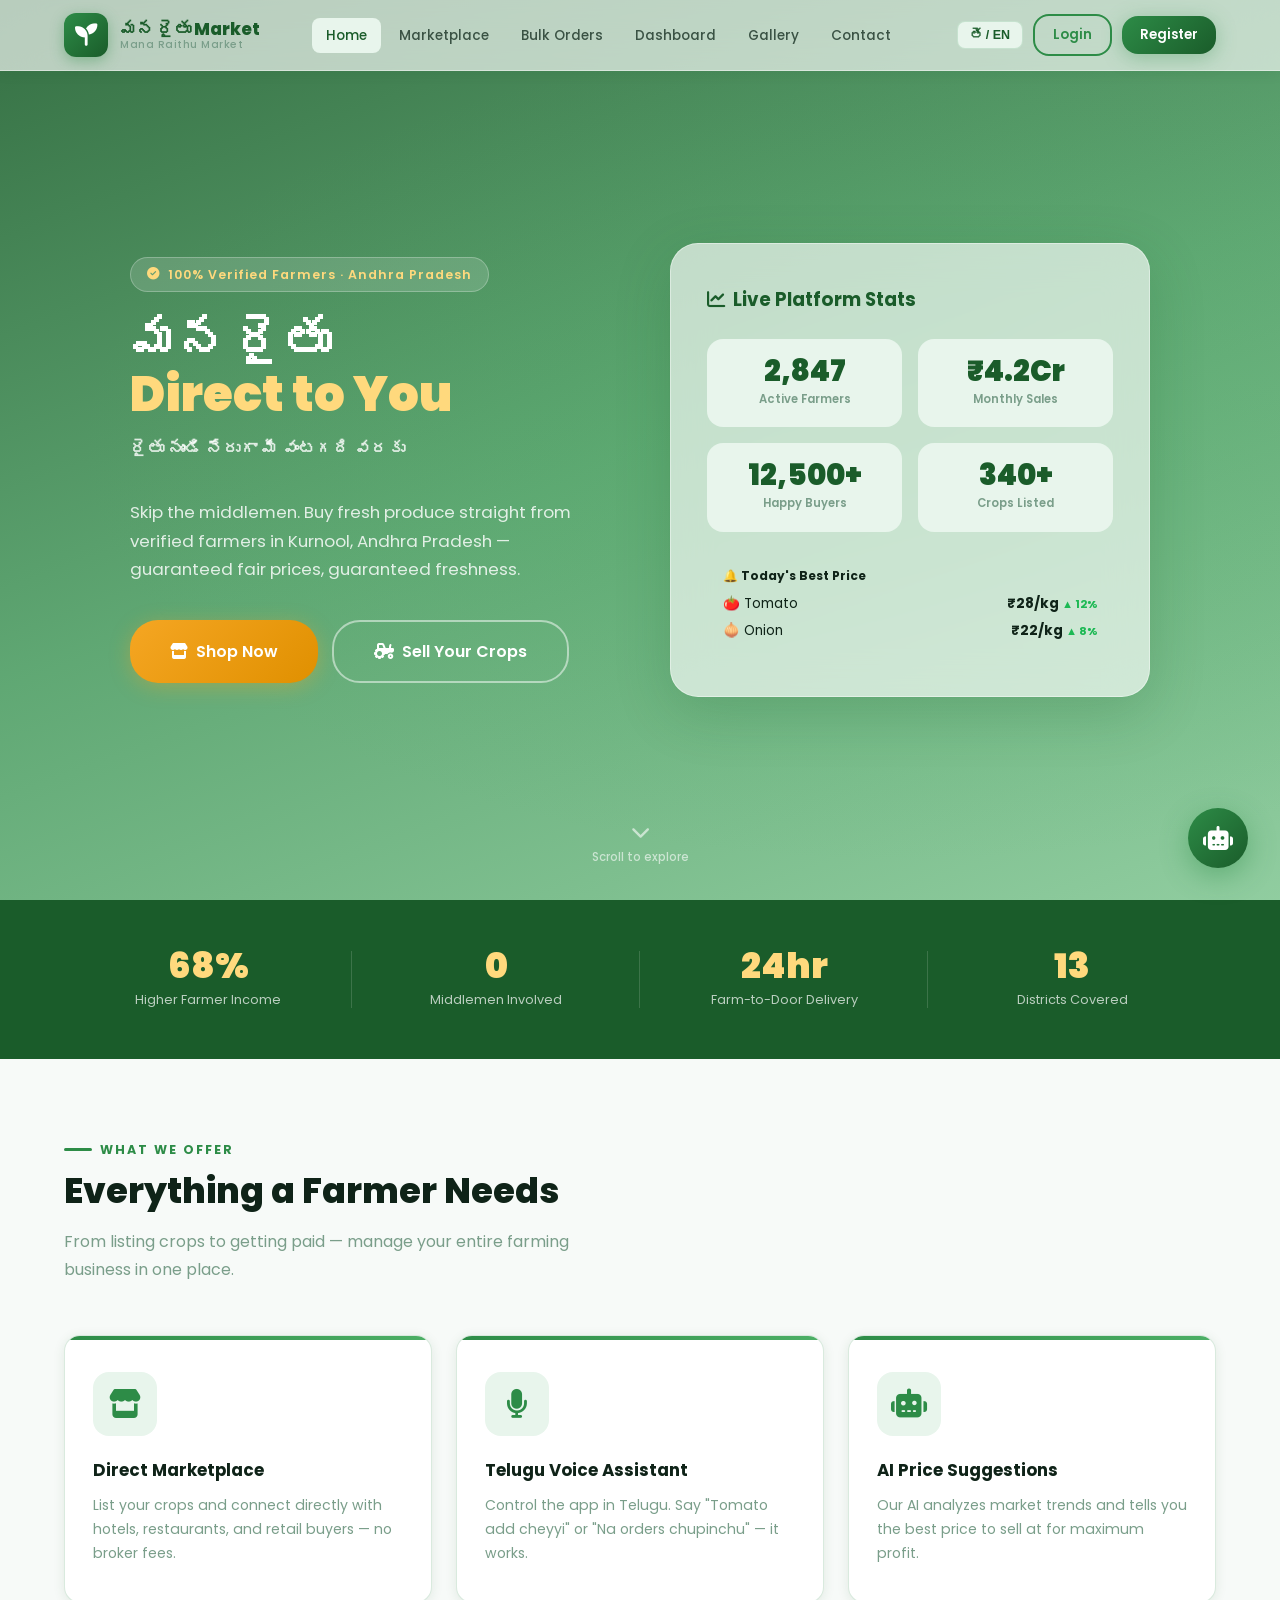
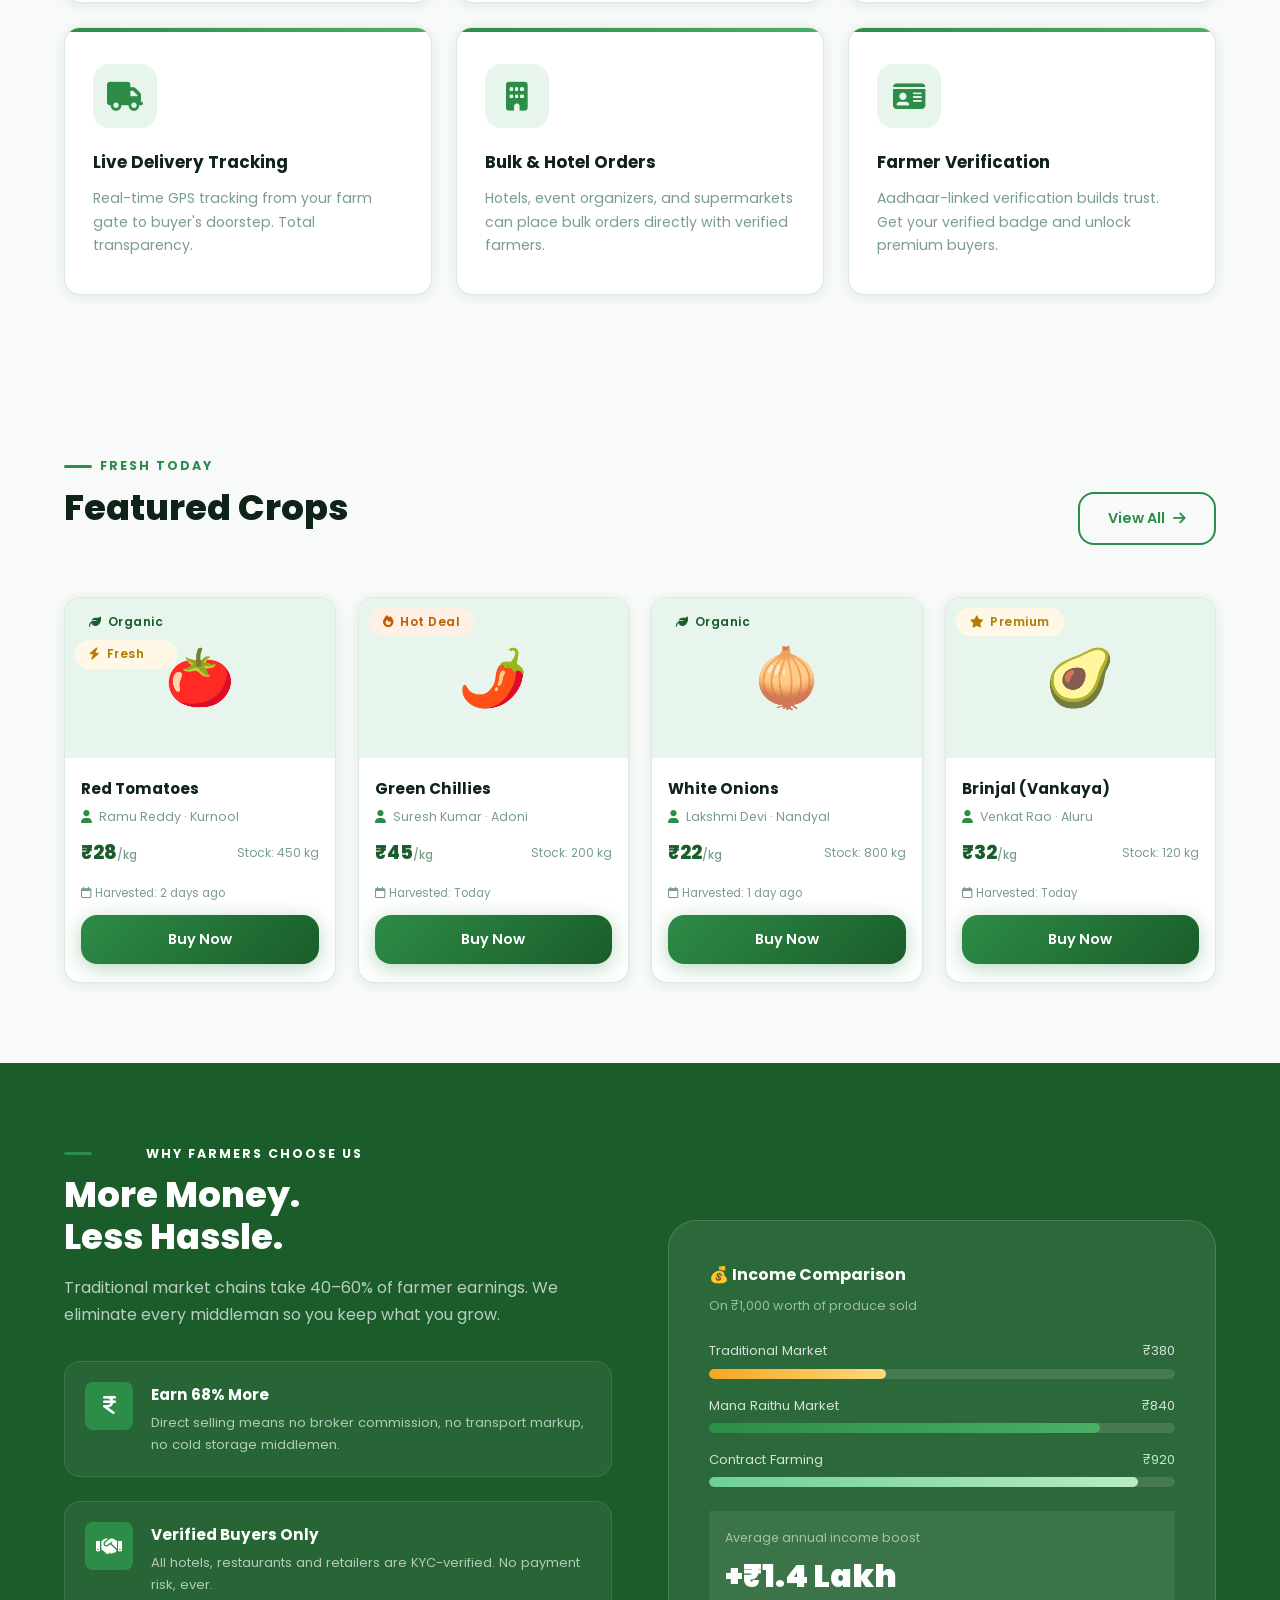
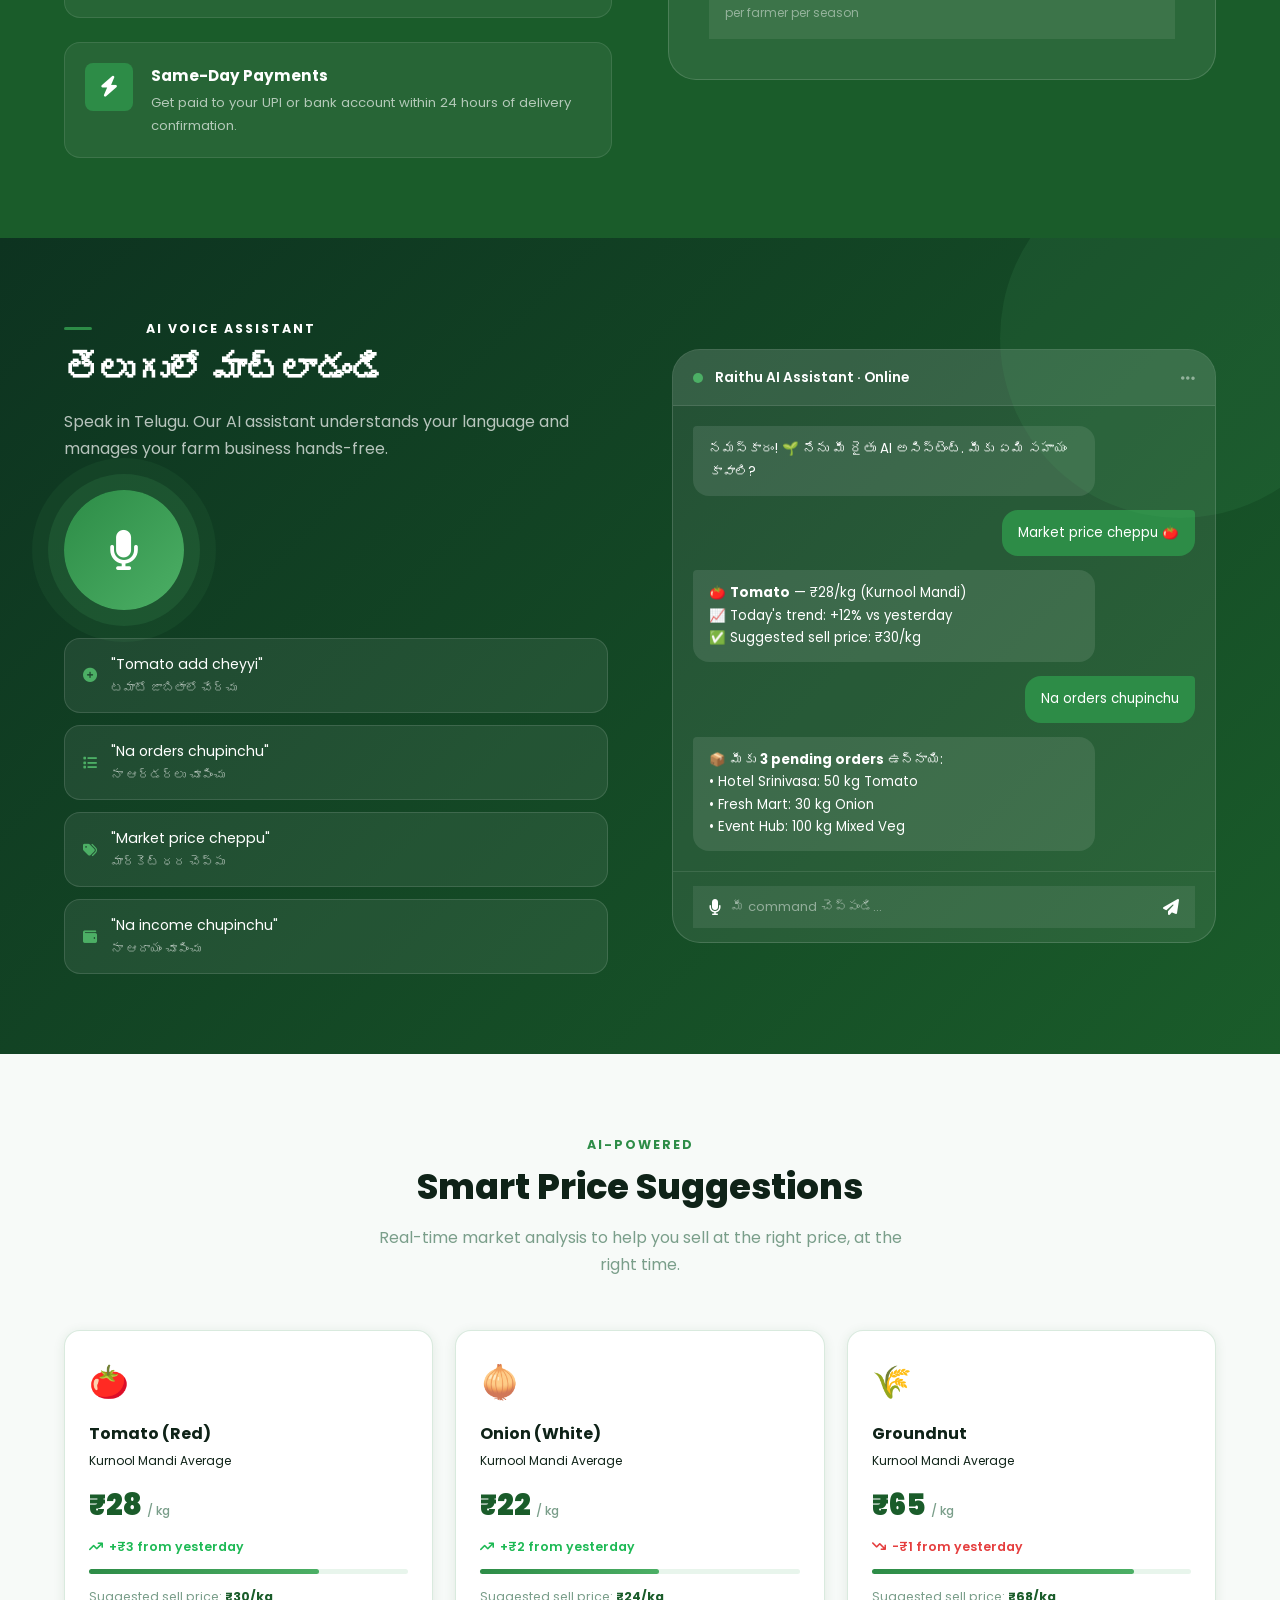
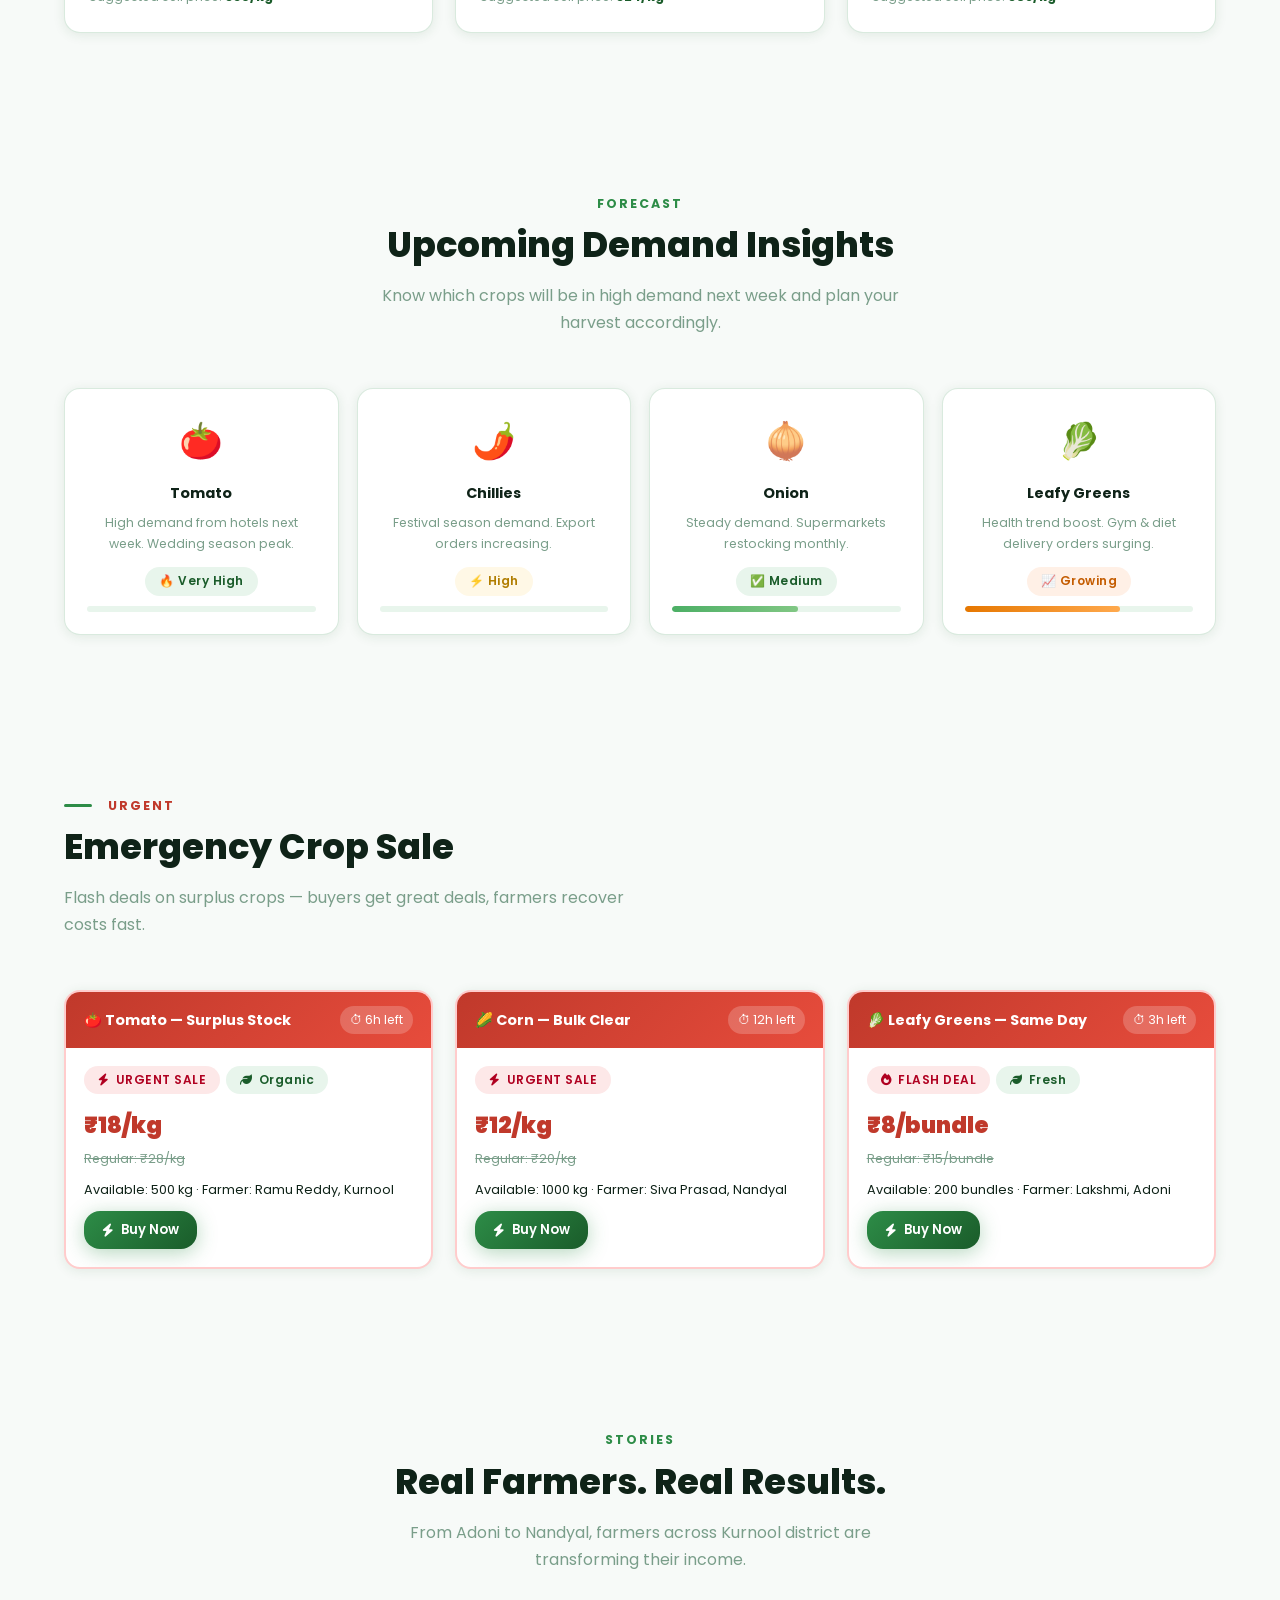
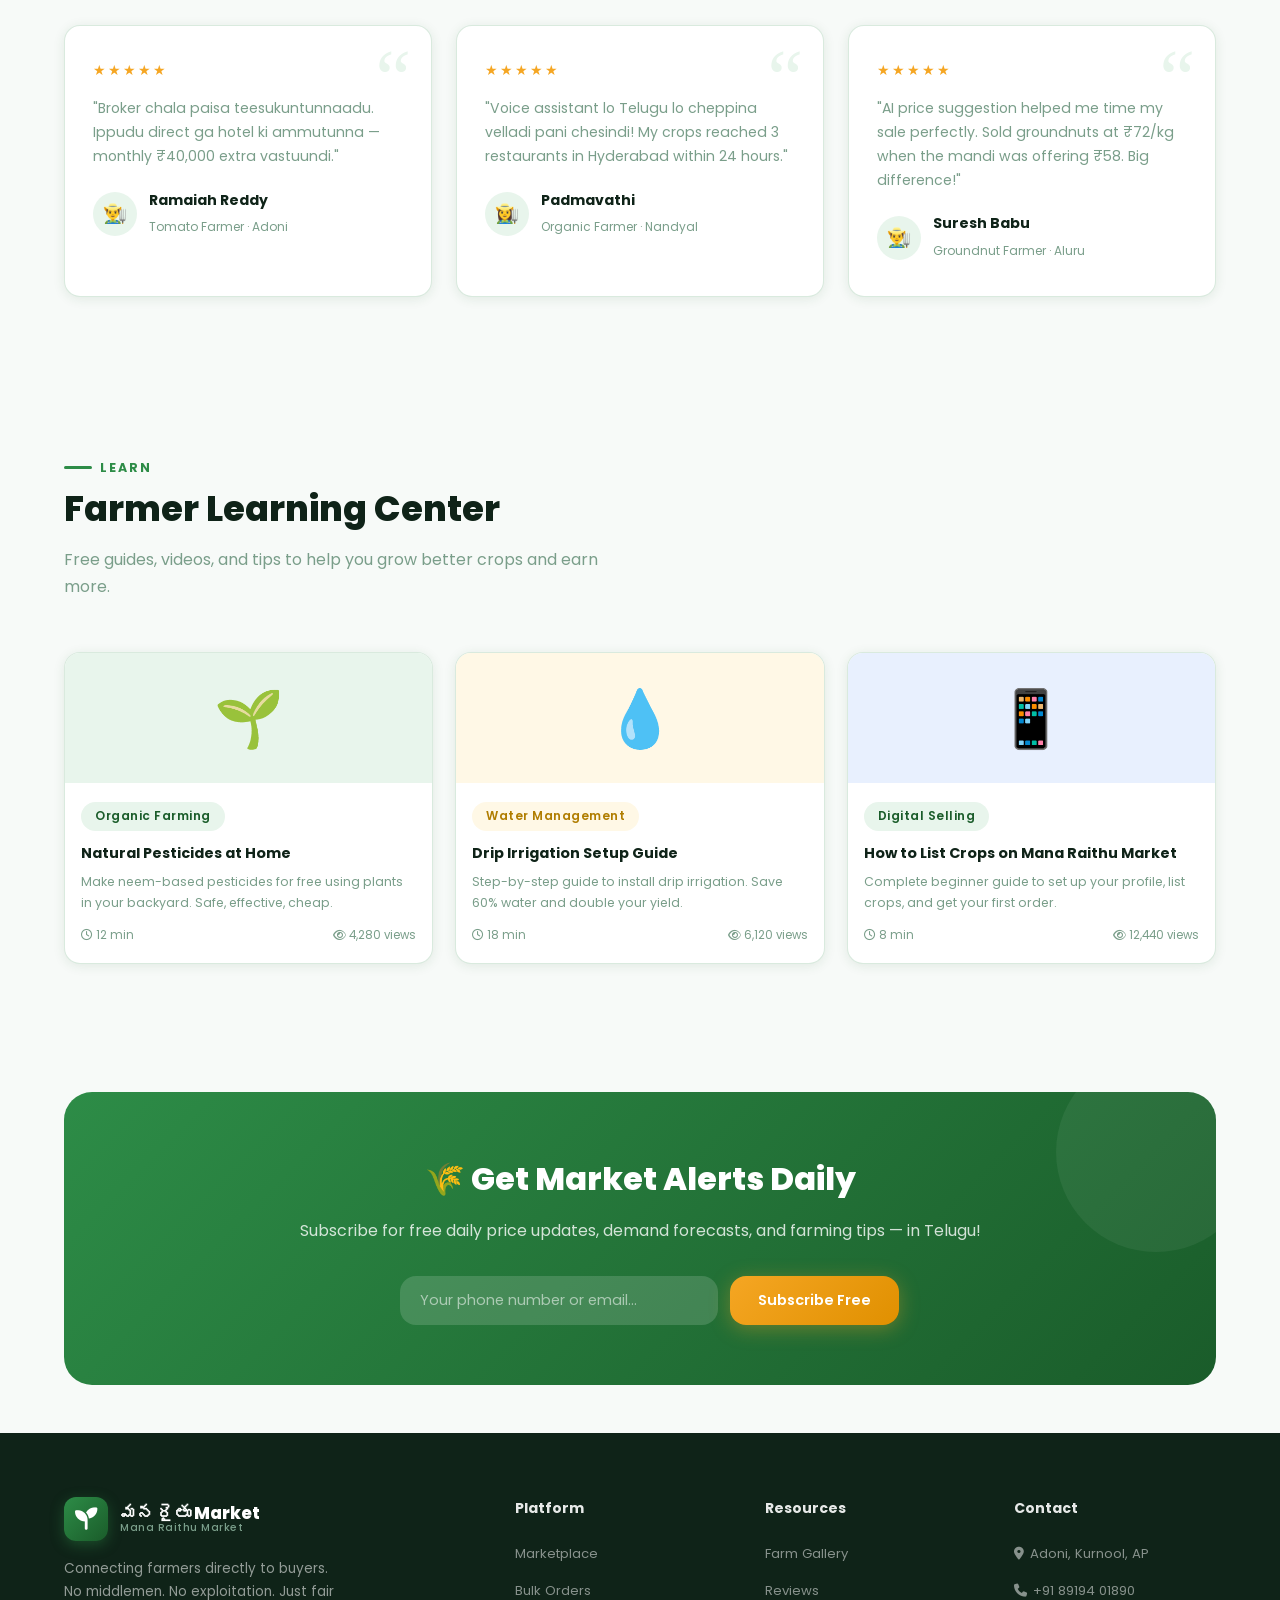
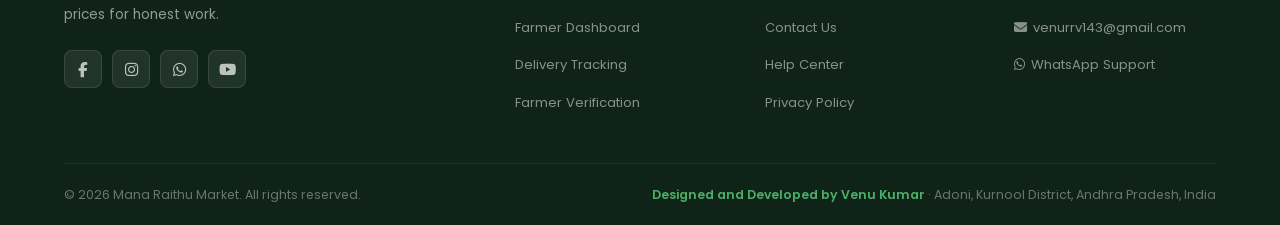
<file: index.html>
<!DOCTYPE html>
<html lang="en">
<head>
  <meta charset="UTF-8" />
  <meta name="viewport" content="width=device-width, initial-scale=1.0"/>
  <title>Mana Raithu Market – Connecting Farmers Directly to Buyers</title>
  <link rel="preconnect" href="https://fonts.googleapis.com"/>
  <link href="https://fonts.googleapis.com/css2?family=Poppins:wght@400;500;600;700;800;900&display=swap" rel="stylesheet"/>
  <link rel="stylesheet" href="https://cdnjs.cloudflare.com/ajax/libs/font-awesome/6.5.0/css/all.min.css"/>
  <link rel="stylesheet" href="./style.css">
</head>
<body>

<!-- ── Navigation ──────────────────────────────────────── -->
<nav class="navbar">
  <div class="nav-inner">
    <a href="index.html" class="nav-logo">
      <div class="logo-icon"><i class="fa-solid fa-seedling"></i></div>
      <div class="logo-text">
        <div class="primary">మన రైతు Market</div>
        <div class="secondary">Mana Raithu Market</div>
      </div>
    </a>
    <ul class="nav-links">
      <li><a href="index.html" class="active">Home</a></li>
      <li><a href="marketplace.html">Marketplace</a></li>
      <li><a href="bulk-orders.html">Bulk Orders</a></li>
      <li><a href="farmer-dashboard.html">Dashboard</a></li>
      <li><a href="gallery.html">Gallery</a></li>
      <li><a href="contact.html">Contact</a></li>
    </ul>
    <div class="nav-actions">
      <button class="lang-btn">తె / EN</button>
      <a href="login.html" class="btn btn-outline btn-sm">Login</a>
      <a href="register.html" class="btn btn-primary btn-sm">Register</a>
    </div>
    <div class="nav-toggle"><span></span><span></span><span></span></div>
  </div>
</nav>

<!-- ── Hero ────────────────────────────────────────────── -->
<section class="hero">
  <div class="hero-inner">
    <div class="hero-content fade-up">
      <div class="hero-tag">
        <i class="fa-solid fa-circle-check"></i> 100% Verified Farmers · Andhra Pradesh
      </div>
      <h1>మన రైతు<br/><span>Direct to You</span></h1>
      <p class="hero-telugu">రైతు నుండి నేరుగా మీ వంటగది వరకు</p>
      <p>Skip the middlemen. Buy fresh produce straight from verified farmers in Kurnool, Andhra Pradesh — guaranteed fair prices, guaranteed freshness.</p>
      <div class="hero-btns">
        <a href="marketplace.html" class="btn btn-gold btn-lg"><i class="fa-solid fa-store"></i> Shop Now</a>
        <a href="verification.html" class="btn btn-outline btn-lg" style="border-color:rgba(255,255,255,0.5);color:white;"><i class="fa-solid fa-tractor"></i> Sell Your Crops</a>
      </div>
    </div>
    <div class="hero-card fade-up fade-up-d2">
      <h3><i class="fa-solid fa-chart-line" style="color:var(--green-mid);margin-right:8px;"></i>Live Platform Stats</h3>
      <div class="stat-grid">
        <div class="stat-item"><div class="num">2,847</div><div class="lbl">Active Farmers</div></div>
        <div class="stat-item"><div class="num">₹4.2Cr</div><div class="lbl">Monthly Sales</div></div>
        <div class="stat-item"><div class="num">12,500+</div><div class="lbl">Happy Buyers</div></div>
        <div class="stat-item"><div class="num">340+</div><div class="lbl">Crops Listed</div></div>
      </div>
      <div style="margin-top:20px;padding:14px 16px;background:var(--green-pale);border-radius:var(--radius-sm);">
        <div style="font-size:0.75rem;font-weight:700;color:var(--green-dark);margin-bottom:6px;">🔔 Today's Best Price</div>
        <div style="display:flex;justify-content:space-between;align-items:center;font-size:0.85rem;">
          <span>🍅 Tomato</span><strong style="color:var(--green-dark);">₹28/kg <span style="color:#1db954;font-size:0.7rem;">▲ 12%</span></strong>
        </div>
        <div style="display:flex;justify-content:space-between;align-items:center;font-size:0.85rem;margin-top:4px;">
          <span>🧅 Onion</span><strong style="color:var(--green-dark);">₹22/kg <span style="color:#1db954;font-size:0.7rem;">▲ 8%</span></strong>
        </div>
      </div>
    </div>
  </div>
  <div class="hero-scroll"><i class="fa-solid fa-chevron-down"></i> Scroll to explore</div>
</section>

<!-- ── Stats Bar ────────────────────────────────────────── -->
<div class="stats-bar">
  <div class="container">
    <div class="stats-bar-grid">
      <div class="stats-bar-item"><div class="num">68%</div><div class="lbl">Higher Farmer Income</div></div>
      <div class="stats-bar-item"><div class="num">0</div><div class="lbl">Middlemen Involved</div></div>
      <div class="stats-bar-item"><div class="num">24hr</div><div class="lbl">Farm-to-Door Delivery</div></div>
      <div class="stats-bar-item"><div class="num">13</div><div class="lbl">Districts Covered</div></div>
    </div>
  </div>
</div>

<!-- ── Features ─────────────────────────────────────────── -->
<section class="section">
  <div class="container">
    <div class="section-head">
      <div class="section-label">What We Offer</div>
      <h2 class="section-title">Everything a Farmer Needs</h2>
      <p class="section-sub">From listing crops to getting paid — manage your entire farming business in one place.</p>
    </div>
    <div class="features-grid">
      <div class="feature-card">
        <div class="feature-icon"><i class="fa-solid fa-store"></i></div>
        <h4>Direct Marketplace</h4>
        <p>List your crops and connect directly with hotels, restaurants, and retail buyers — no broker fees.</p>
      </div>
      <div class="feature-card">
        <div class="feature-icon"><i class="fa-solid fa-microphone"></i></div>
        <h4>Telugu Voice Assistant</h4>
        <p>Control the app in Telugu. Say "Tomato add cheyyi" or "Na orders chupinchu" — it works.</p>
      </div>
      <div class="feature-card">
        <div class="feature-icon"><i class="fa-solid fa-robot"></i></div>
        <h4>AI Price Suggestions</h4>
        <p>Our AI analyzes market trends and tells you the best price to sell at for maximum profit.</p>
      </div>
      <div class="feature-card">
        <div class="feature-icon"><i class="fa-solid fa-truck"></i></div>
        <h4>Live Delivery Tracking</h4>
        <p>Real-time GPS tracking from your farm gate to buyer's doorstep. Total transparency.</p>
      </div>
      <div class="feature-card">
        <div class="feature-icon"><i class="fa-solid fa-building"></i></div>
        <h4>Bulk & Hotel Orders</h4>
        <p>Hotels, event organizers, and supermarkets can place bulk orders directly with verified farmers.</p>
      </div>
      <div class="feature-card">
        <div class="feature-icon"><i class="fa-solid fa-id-card"></i></div>
        <h4>Farmer Verification</h4>
        <p>Aadhaar-linked verification builds trust. Get your verified badge and unlock premium buyers.</p>
      </div>
    </div>
  </div>
</section>

<!-- ── Featured Crops ────────────────────────────────────── -->
<section class="section" style="background:var(--off-white);">
  <div class="container">
    <div class="section-head" style="display:flex;justify-content:space-between;align-items:flex-end;">
      <div>
        <div class="section-label">Fresh Today</div>
        <h2 class="section-title">Featured Crops</h2>
      </div>
      <a href="marketplace.html" class="btn btn-outline">View All <i class="fa-solid fa-arrow-right"></i></a>
    </div>
    <div class="crops-grid">
      <div class="crop-card">
        <div class="crop-img">🍅
          <div class="crop-badges">
            <span class="badge badge-green"><i class="fa-solid fa-leaf"></i> Organic</span>
            <span class="badge badge-gold"><i class="fa-solid fa-bolt"></i> Fresh</span>
          </div>
        </div>
        <div class="crop-body">
          <h4>Red Tomatoes</h4>
          <div class="crop-farmer"><i class="fa-solid fa-user"></i> Ramu Reddy · Kurnool</div>
          <div class="crop-row"><div class="crop-price">₹28<span>/kg</span></div><div class="crop-stock">Stock: 450 kg</div></div>
          <div class="crop-harvest"><i class="fa-regular fa-calendar" style="margin-right:4px;"></i>Harvested: 2 days ago</div>
          <a href="marketplace.html" class="btn btn-primary" style="width:100%;justify-content:center;">Buy Now</a>
        </div>
      </div>
      <div class="crop-card">
        <div class="crop-img">🌶️
          <div class="crop-badges">
            <span class="badge badge-orange"><i class="fa-solid fa-fire"></i> Hot Deal</span>
          </div>
        </div>
        <div class="crop-body">
          <h4>Green Chillies</h4>
          <div class="crop-farmer"><i class="fa-solid fa-user"></i> Suresh Kumar · Adoni</div>
          <div class="crop-row"><div class="crop-price">₹45<span>/kg</span></div><div class="crop-stock">Stock: 200 kg</div></div>
          <div class="crop-harvest"><i class="fa-regular fa-calendar" style="margin-right:4px;"></i>Harvested: Today</div>
          <a href="marketplace.html" class="btn btn-primary" style="width:100%;justify-content:center;">Buy Now</a>
        </div>
      </div>
      <div class="crop-card">
        <div class="crop-img">🧅
          <div class="crop-badges">
            <span class="badge badge-green"><i class="fa-solid fa-leaf"></i> Organic</span>
          </div>
        </div>
        <div class="crop-body">
          <h4>White Onions</h4>
          <div class="crop-farmer"><i class="fa-solid fa-user"></i> Lakshmi Devi · Nandyal</div>
          <div class="crop-row"><div class="crop-price">₹22<span>/kg</span></div><div class="crop-stock">Stock: 800 kg</div></div>
          <div class="crop-harvest"><i class="fa-regular fa-calendar" style="margin-right:4px;"></i>Harvested: 1 day ago</div>
          <a href="marketplace.html" class="btn btn-primary" style="width:100%;justify-content:center;">Buy Now</a>
        </div>
      </div>
      <div class="crop-card">
        <div class="crop-img">🥑
          <div class="crop-badges">
            <span class="badge badge-gold"><i class="fa-solid fa-star"></i> Premium</span>
          </div>
        </div>
        <div class="crop-body">
          <h4>Brinjal (Vankaya)</h4>
          <div class="crop-farmer"><i class="fa-solid fa-user"></i> Venkat Rao · Aluru</div>
          <div class="crop-row"><div class="crop-price">₹32<span>/kg</span></div><div class="crop-stock">Stock: 120 kg</div></div>
          <div class="crop-harvest"><i class="fa-regular fa-calendar" style="margin-right:4px;"></i>Harvested: Today</div>
          <a href="marketplace.html" class="btn btn-primary" style="width:100%;justify-content:center;">Buy Now</a>
        </div>
      </div>
    </div>
  </div>
</section>

<!-- ── Why Choose Us ─────────────────────────────────────── -->
<section class="section why-section">
  <div class="container">
    <div class="why-grid">
      <div>
        <div class="section-label" style="color:var(--gold-light);"><span style="width:28px;height:3px;background:var(--gold-light);display:inline-block;border-radius:2px;margin-right:10px;"></span>Why Farmers Choose Us</div>
        <h2 class="section-title" style="color:white;">More Money.<br/>Less Hassle.</h2>
        <p style="color:rgba(255,255,255,0.7);margin-bottom:32px;">Traditional market chains take 40–60% of farmer earnings. We eliminate every middleman so you keep what you grow.</p>
        <div class="why-points">
          <div class="why-point">
            <div class="why-point-icon"><i class="fa-solid fa-indian-rupee-sign"></i></div>
            <div><h5>Earn 68% More</h5><p>Direct selling means no broker commission, no transport markup, no cold storage middlemen.</p></div>
          </div>
          <div class="why-point">
            <div class="why-point-icon"><i class="fa-solid fa-handshake"></i></div>
            <div><h5>Verified Buyers Only</h5><p>All hotels, restaurants and retailers are KYC-verified. No payment risk, ever.</p></div>
          </div>
          <div class="why-point">
            <div class="why-point-icon"><i class="fa-solid fa-bolt"></i></div>
            <div><h5>Same-Day Payments</h5><p>Get paid to your UPI or bank account within 24 hours of delivery confirmation.</p></div>
          </div>
        </div>
      </div>
      <div>
        <div class="profit-card">
          <h4 style="color:white;font-size:1rem;margin-bottom:6px;">💰 Income Comparison</h4>
          <p style="font-size:0.8rem;color:rgba(255,255,255,0.55);margin-bottom:24px;">On ₹1,000 worth of produce sold</p>
          <div class="profit-bar">
            <div class="profit-bar-label"><span>Traditional Market</span><span style="color:var(--gold-light);">₹380</span></div>
            <div class="profit-bar-track"><div class="profit-bar-fill fill-gold" style="width:38%;"></div></div>
          </div>
          <div class="profit-bar">
            <div class="profit-bar-label"><span>Mana Raithu Market</span><span style="color:var(--green-light);">₹840</span></div>
            <div class="profit-bar-track"><div class="profit-bar-fill fill-green" style="width:84%;"></div></div>
          </div>
          <div class="profit-bar">
            <div class="profit-bar-label"><span>Contract Farming</span><span style="color:#b7ebc5;">₹920</span></div>
            <div class="profit-bar-track"><div class="profit-bar-fill fill-light" style="width:92%;"></div></div>
          </div>
          <div style="margin-top:24px;padding:16px;background:rgba(255,255,255,0.08);border-radius:var(--radius-sm);">
            <div style="font-size:0.78rem;color:rgba(255,255,255,0.55);">Average annual income boost</div>
            <div style="font-size:2rem;font-weight:900;color:var(--gold-light);">+₹1.4 Lakh</div>
            <div style="font-size:0.75rem;color:rgba(255,255,255,0.45);">per farmer per season</div>
          </div>
        </div>
      </div>
    </div>
  </div>
</section>

<!-- ── Voice Assistant ───────────────────────────────────── -->
<section class="section voice-section">
  <div class="container">
    <div class="voice-grid">
      <div>
        <div class="section-label" style="color:var(--gold-light);"><span style="width:28px;height:3px;background:var(--gold-light);display:inline-block;border-radius:2px;margin-right:10px;"></span>AI Voice Assistant</div>
        <h2 class="section-title" style="color:white;">తెలుగులో మాట్లాడండి</h2>
        <p style="color:rgba(255,255,255,0.7);margin-bottom:28px;">Speak in Telugu. Our AI assistant understands your language and manages your farm business hands-free.</p>
        <div class="mic-btn" style="margin:0 0 28px 0;"><i class="fa-solid fa-microphone"></i></div>
        <div class="voice-commands">
          <div class="voice-cmd"><i class="fa-solid fa-plus-circle"></i><div><span>"Tomato add cheyyi"</span><span class="voice-cmd-te">టమాటో జాబితాలో చేర్చు</span></div></div>
          <div class="voice-cmd"><i class="fa-solid fa-list"></i><div><span>"Na orders chupinchu"</span><span class="voice-cmd-te">నా ఆర్డర్లు చూపించు</span></div></div>
          <div class="voice-cmd"><i class="fa-solid fa-tags"></i><div><span>"Market price cheppu"</span><span class="voice-cmd-te">మార్కెట్ ధర చెప్పు</span></div></div>
          <div class="voice-cmd"><i class="fa-solid fa-wallet"></i><div><span>"Na income chupinchu"</span><span class="voice-cmd-te">నా ఆదాయం చూపించు</span></div></div>
        </div>
      </div>
      <div class="ai-chat-window">
        <div class="ai-chat-header">
          <div class="ai-dot"></div>
          <span style="font-size:0.85rem;font-weight:600;">Raithu AI Assistant · Online</span>
          <i class="fa-solid fa-ellipsis" style="margin-left:auto;color:rgba(255,255,255,0.5);"></i>
        </div>
        <div class="ai-chat-msgs">
          <div class="msg bot">నమస్కారం! 🌱 నేను మీ రైతు AI అసిస్టెంట్. మీకు ఏమి సహాయం కావాలి?</div>
          <div class="msg user">Market price cheppu 🍅</div>
          <div class="msg bot">🍅 <strong>Tomato</strong> — ₹28/kg (Kurnool Mandi)<br/>📈 Today's trend: +12% vs yesterday<br/>✅ Suggested sell price: ₹30/kg</div>
          <div class="msg user">Na orders chupinchu</div>
          <div class="msg bot">📦 మీకు <strong>3 pending orders</strong> ఉన్నాయి:<br/>• Hotel Srinivasa: 50 kg Tomato<br/>• Fresh Mart: 30 kg Onion<br/>• Event Hub: 100 kg Mixed Veg</div>
        </div>
        <div style="padding:14px 20px;border-top:1px solid rgba(255,255,255,0.1);">
          <div style="display:flex;gap:10px;align-items:center;background:rgba(255,255,255,0.08);border-radius:var(--radius-xl);padding:10px 16px;">
            <i class="fa-solid fa-microphone" style="color:var(--green-light);"></i>
            <span style="font-size:0.82rem;color:rgba(255,255,255,0.45);">మీ command చెప్పండి...</span>
            <i class="fa-solid fa-paper-plane" style="margin-left:auto;color:var(--green-light);"></i>
          </div>
        </div>
      </div>
    </div>
  </div>
</section>

<!-- ── AI Price Suggestions ──────────────────────────────── -->
<section class="section">
  <div class="container">
    <div class="section-head center">
      <div class="section-label">AI-Powered</div>
      <h2 class="section-title">Smart Price Suggestions</h2>
      <p class="section-sub">Real-time market analysis to help you sell at the right price, at the right time.</p>
    </div>
    <div class="price-grid">
      <div class="price-card">
        <div class="price-crop">🍅</div>
        <h4>Tomato (Red)</h4>
        <div style="font-size:0.75rem;color:var(--text-muted);margin-bottom:10px;">Kurnool Mandi Average</div>
        <div class="price-current">₹28 <span>/ kg</span></div>
        <div class="price-trend up"><i class="fa-solid fa-arrow-trend-up"></i> +₹3 from yesterday</div>
        <div class="price-bar"><div class="price-bar-fill" style="width:72%"></div></div>
        <div class="suggested">Suggested sell price: <strong>₹30/kg</strong></div>
      </div>
      <div class="price-card">
        <div class="price-crop">🧅</div>
        <h4>Onion (White)</h4>
        <div style="font-size:0.75rem;color:var(--text-muted);margin-bottom:10px;">Kurnool Mandi Average</div>
        <div class="price-current">₹22 <span>/ kg</span></div>
        <div class="price-trend up"><i class="fa-solid fa-arrow-trend-up"></i> +₹2 from yesterday</div>
        <div class="price-bar"><div class="price-bar-fill" style="width:56%"></div></div>
        <div class="suggested">Suggested sell price: <strong>₹24/kg</strong></div>
      </div>
      <div class="price-card">
        <div class="price-crop">🌾</div>
        <h4>Groundnut</h4>
        <div style="font-size:0.75rem;color:var(--text-muted);margin-bottom:10px;">Kurnool Mandi Average</div>
        <div class="price-current">₹65 <span>/ kg</span></div>
        <div class="price-trend dn"><i class="fa-solid fa-arrow-trend-down"></i> -₹1 from yesterday</div>
        <div class="price-bar"><div class="price-bar-fill" style="width:82%"></div></div>
        <div class="suggested">Suggested sell price: <strong>₹68/kg</strong></div>
      </div>
    </div>
  </div>
</section>

<!-- ── Demand Prediction ──────────────────────────────────── -->
<section class="section" style="background:var(--green-pale);">
  <div class="container">
    <div class="section-head center">
      <div class="section-label">Forecast</div>
      <h2 class="section-title">Upcoming Demand Insights</h2>
      <p class="section-sub">Know which crops will be in high demand next week and plan your harvest accordingly.</p>
    </div>
    <div class="demand-grid">
      <div class="demand-card">
        <div class="demand-emoji">🍅</div>
        <h5>Tomato</h5>
        <p>High demand from hotels next week. Wedding season peak.</p>
        <span class="badge badge-green" style="margin-bottom:10px;">🔥 Very High</span>
        <div class="demand-meter"><div class="demand-fill" style="width:90%;background:linear-gradient(90deg,var(--green-mid),var(--green-light));"></div></div>
      </div>
      <div class="demand-card">
        <div class="demand-emoji">🌶️</div>
        <h5>Chillies</h5>
        <p>Festival season demand. Export orders increasing.</p>
        <span class="badge badge-gold" style="margin-bottom:10px;">⚡ High</span>
        <div class="demand-meter"><div class="demand-fill" style="width:74%;background:linear-gradient(90deg,var(--gold),var(--gold-light));"></div></div>
      </div>
      <div class="demand-card">
        <div class="demand-emoji">🧅</div>
        <h5>Onion</h5>
        <p>Steady demand. Supermarkets restocking monthly.</p>
        <span class="badge badge-green" style="margin-bottom:10px;">✅ Medium</span>
        <div class="demand-meter"><div class="demand-fill" style="width:55%;background:linear-gradient(90deg,#4caf65,#81c784);"></div></div>
      </div>
      <div class="demand-card">
        <div class="demand-emoji">🥬</div>
        <h5>Leafy Greens</h5>
        <p>Health trend boost. Gym & diet delivery orders surging.</p>
        <span class="badge badge-orange" style="margin-bottom:10px;">📈 Growing</span>
        <div class="demand-meter"><div class="demand-fill" style="width:68%;background:linear-gradient(90deg,#e67700,#ffa94d);"></div></div>
      </div>
    </div>
  </div>
</section>

<!-- ── Emergency Crop Sale ────────────────────────────────── -->
<section class="section">
  <div class="container">
    <div class="section-head">
      <div class="section-label" style="color:#c0392b;"><span style="background:#c0392b;"></span>Urgent</div>
      <h2 class="section-title">Emergency Crop Sale</h2>
      <p class="section-sub">Flash deals on surplus crops — buyers get great deals, farmers recover costs fast.</p>
    </div>
    <div class="emergency-grid">
      <div class="emergency-card">
        <div class="emergency-header"><h5>🍅 Tomato — Surplus Stock</h5><span class="countdown">⏱ 6h left</span></div>
        <div class="emergency-body">
          <div style="display:flex;gap:6px;margin-bottom:12px;flex-wrap:wrap;">
            <span class="badge badge-red"><i class="fa-solid fa-bolt"></i> URGENT SALE</span>
            <span class="badge badge-green"><i class="fa-solid fa-leaf"></i> Organic</span>
          </div>
          <div class="price-drop">₹18/kg</div>
          <div class="original">Regular: ₹28/kg</div>
          <div style="font-size:0.8rem;color:var(--text-muted);margin:10px 0;">Available: 500 kg · Farmer: Ramu Reddy, Kurnool</div>
          <a href="marketplace.html" class="btn btn-primary btn-sm"><i class="fa-solid fa-bolt"></i> Buy Now</a>
        </div>
      </div>
      <div class="emergency-card">
        <div class="emergency-header"><h5>🌽 Corn — Bulk Clear</h5><span class="countdown">⏱ 12h left</span></div>
        <div class="emergency-body">
          <div style="display:flex;gap:6px;margin-bottom:12px;flex-wrap:wrap;">
            <span class="badge badge-red"><i class="fa-solid fa-bolt"></i> URGENT SALE</span>
          </div>
          <div class="price-drop">₹12/kg</div>
          <div class="original">Regular: ₹20/kg</div>
          <div style="font-size:0.8rem;color:var(--text-muted);margin:10px 0;">Available: 1000 kg · Farmer: Siva Prasad, Nandyal</div>
          <a href="marketplace.html" class="btn btn-primary btn-sm"><i class="fa-solid fa-bolt"></i> Buy Now</a>
        </div>
      </div>
      <div class="emergency-card">
        <div class="emergency-header"><h5>🥬 Leafy Greens — Same Day</h5><span class="countdown">⏱ 3h left</span></div>
        <div class="emergency-body">
          <div style="display:flex;gap:6px;margin-bottom:12px;flex-wrap:wrap;">
            <span class="badge badge-red"><i class="fa-solid fa-fire"></i> FLASH DEAL</span>
            <span class="badge badge-green"><i class="fa-solid fa-leaf"></i> Fresh</span>
          </div>
          <div class="price-drop">₹8/bundle</div>
          <div class="original">Regular: ₹15/bundle</div>
          <div style="font-size:0.8rem;color:var(--text-muted);margin:10px 0;">Available: 200 bundles · Farmer: Lakshmi, Adoni</div>
          <a href="marketplace.html" class="btn btn-primary btn-sm"><i class="fa-solid fa-bolt"></i> Buy Now</a>
        </div>
      </div>
    </div>
  </div>
</section>

<!-- ── Testimonials ──────────────────────────────────────── -->
<section class="section" style="background:var(--off-white);">
  <div class="container">
    <div class="section-head center">
      <div class="section-label">Stories</div>
      <h2 class="section-title">Real Farmers. Real Results.</h2>
      <p class="section-sub">From Adoni to Nandyal, farmers across Kurnool district are transforming their income.</p>
    </div>
    <div class="testimonials-grid">
      <div class="testimonial-card">
        <div class="stars">★★★★★</div>
        <p>"Broker chala paisa teesukuntunnaadu. Ippudu direct ga hotel ki ammutunna — monthly ₹40,000 extra vastuundi."</p>
        <div class="t-author">
          <div class="t-avatar">👨‍🌾</div>
          <div><h5>Ramaiah Reddy</h5><span>Tomato Farmer · Adoni</span></div>
        </div>
      </div>
      <div class="testimonial-card">
        <div class="stars">★★★★★</div>
        <p>"Voice assistant lo Telugu lo cheppina velladi pani chesindi! My crops reached 3 restaurants in Hyderabad within 24 hours."</p>
        <div class="t-author">
          <div class="t-avatar">👩‍🌾</div>
          <div><h5>Padmavathi</h5><span>Organic Farmer · Nandyal</span></div>
        </div>
      </div>
      <div class="testimonial-card">
        <div class="stars">★★★★★</div>
        <p>"AI price suggestion helped me time my sale perfectly. Sold groundnuts at ₹72/kg when the mandi was offering ₹58. Big difference!"</p>
        <div class="t-author">
          <div class="t-avatar">👨‍🌾</div>
          <div><h5>Suresh Babu</h5><span>Groundnut Farmer · Aluru</span></div>
        </div>
      </div>
    </div>
  </div>
</section>

<!-- ── Learning Center ────────────────────────────────────── -->
<section class="section">
  <div class="container">
    <div class="section-head">
      <div class="section-label">Learn</div>
      <h2 class="section-title">Farmer Learning Center</h2>
      <p class="section-sub">Free guides, videos, and tips to help you grow better crops and earn more.</p>
    </div>
    <div class="learning-grid">
      <div class="learn-card">
        <div class="learn-thumb green"><span>🌱</span><div class="play-overlay"><i class="fa-solid fa-play"></i></div></div>
        <div class="learn-body">
          <span class="badge badge-green" style="margin-bottom:10px;">Organic Farming</span>
          <h5>Natural Pesticides at Home</h5>
          <p>Make neem-based pesticides for free using plants in your backyard. Safe, effective, cheap.</p>
          <div class="learn-meta"><span><i class="fa-regular fa-clock"></i> 12 min</span><span><i class="fa-regular fa-eye"></i> 4,280 views</span></div>
        </div>
      </div>
      <div class="learn-card">
        <div class="learn-thumb gold"><span>💧</span><div class="play-overlay"><i class="fa-solid fa-play"></i></div></div>
        <div class="learn-body">
          <span class="badge badge-gold" style="margin-bottom:10px;">Water Management</span>
          <h5>Drip Irrigation Setup Guide</h5>
          <p>Step-by-step guide to install drip irrigation. Save 60% water and double your yield.</p>
          <div class="learn-meta"><span><i class="fa-regular fa-clock"></i> 18 min</span><span><i class="fa-regular fa-eye"></i> 6,120 views</span></div>
        </div>
      </div>
      <div class="learn-card">
        <div class="learn-thumb blue"><span>📱</span><div class="play-overlay"><i class="fa-solid fa-play"></i></div></div>
        <div class="learn-body">
          <span class="badge badge-green" style="margin-bottom:10px;">Digital Selling</span>
          <h5>How to List Crops on Mana Raithu Market</h5>
          <p>Complete beginner guide to set up your profile, list crops, and get your first order.</p>
          <div class="learn-meta"><span><i class="fa-regular fa-clock"></i> 8 min</span><span><i class="fa-regular fa-eye"></i> 12,440 views</span></div>
        </div>
      </div>
    </div>
  </div>
</section>

<!-- ── Newsletter ────────────────────────────────────────── -->
<section class="section-sm">
  <div class="container">
    <div class="newsletter">
      <h2>🌾 Get Market Alerts Daily</h2>
      <p>Subscribe for free daily price updates, demand forecasts, and farming tips — in Telugu!</p>
      <div class="newsletter-form">
        <input type="text" placeholder="Your phone number or email..."/>
        <button class="btn btn-gold">Subscribe Free</button>
      </div>
    </div>
  </div>
</section>

<!-- ── Footer ────────────────────────────────────────────── -->
<footer class="footer">
  <div class="container">
    <div class="footer-grid">
      <div class="footer-brand">
        <div class="nav-logo" style="margin-bottom:0;">
          <div class="logo-icon"><i class="fa-solid fa-seedling"></i></div>
          <div class="logo-text"><div class="primary" style="color:white;">మన రైతు Market</div><div class="secondary">Mana Raithu Market</div></div>
        </div>
        <p>Connecting farmers directly to buyers. No middlemen. No exploitation. Just fair prices for honest work.</p>
        <div class="footer-socials">
          <a class="social-btn" href="#"><i class="fa-brands fa-facebook-f"></i></a>
          <a class="social-btn" href="#"><i class="fa-brands fa-instagram"></i></a>
          <a class="social-btn" href="#"><i class="fa-brands fa-whatsapp"></i></a>
          <a class="social-btn" href="#"><i class="fa-brands fa-youtube"></i></a>
        </div>
      </div>
      <div class="footer-col">
        <h5>Platform</h5>
        <ul>
          <li><a href="marketplace.html">Marketplace</a></li>
          <li><a href="bulk-orders.html">Bulk Orders</a></li>
          <li><a href="farmer-dashboard.html">Farmer Dashboard</a></li>
          <li><a href="tracking.html">Delivery Tracking</a></li>
          <li><a href="verification.html">Farmer Verification</a></li>
        </ul>
      </div>
      <div class="footer-col">
        <h5>Resources</h5>
        <ul>
          <li><a href="gallery.html">Farm Gallery</a></li>
          <li><a href="reviews.html">Reviews</a></li>
          <li><a href="contact.html">Contact Us</a></li>
          <li><a href="#">Help Center</a></li>
          <li><a href="#">Privacy Policy</a></li>
        </ul>
      </div>
      <div class="footer-col">
        <h5>Contact</h5>
        <ul>
          <li><a href="#"><i class="fa-solid fa-location-dot" style="margin-right:6px;color:var(--green-light);"></i>Adoni, Kurnool, AP</a></li>
          <li><a href="tel:+918919401890"><i class="fa-solid fa-phone" style="margin-right:6px;color:var(--green-light);"></i>+91 89194 01890</a></li>
          <li><a href="mailto:venurrv143@gmail.com"><i class="fa-solid fa-envelope" style="margin-right:6px;color:var(--green-light);"></i>venurrv143@gmail.com</a></li>
          <li><a href="#"><i class="fa-brands fa-whatsapp" style="margin-right:6px;color:var(--green-light);"></i>WhatsApp Support</a></li>
        </ul>
      </div>
    </div>
    <div class="footer-bottom">
      <p>© 2026 Mana Raithu Market. All rights reserved.</p>
      <p><span>Designed and Developed by Venu Kumar</span> · Adoni, Kurnool District, Andhra Pradesh, India</p>
    </div>
  </div>
</footer>

<!-- Floating AI Button -->
<div class="ai-float" title="Open AI Assistant"><i class="fa-solid fa-robot"></i></div>

  <script src="./main.js"></script>
</body>
</html>
</file>
<file: style.css>
﻿/* ============================================================
   MANA RAITHU MARKET - Main Stylesheet
   Designed and Developed by Venu Kumar
   Adoni, Kurnool District, Andhra Pradesh, India

   BEGINNER-FRIENDLY VERSION
   All color values, sizes, and shadows are written directly
   so you can easily find and change them.

   COLOR REFERENCE (used throughout this file):
   Dark Green      : #1a5c2a
   Medium Green    : #2d8c47
   Light Green     : #4caf65
   Pale Green      : #e8f5ec
   Gold/Yellow     : #f5a623
   Light Gold      : #ffd97d
   Off-White BG    : #f7faf8
   Dark Text       : #0f2318
   Medium Text     : #3a5244
   Muted/Gray Text : #7a9e8a
   White           : #ffffff
   ============================================================ */


/* ============================================================
   SECTION 1: RESET & BASE STYLES
   These rules remove default browser styles and set up basics
   ============================================================ */

/* Remove default margin and padding from all elements */
* {
  box-sizing: border-box;
  margin: 0;
  padding: 0;
}

/* Enable smooth scrolling when clicking anchor links */
html {
  scroll-behavior: smooth;
  font-size: 16px;
}

/* Set the main font and background color for the whole page */
body {
  font-family: 'Poppins', sans-serif;
  background-color: #f7faf8;
  color: #0f2318;
  line-height: 1.7;
  overflow-x: hidden;
}

/* Remove underline from all links */
a {
  text-decoration: none;
  color: inherit;
}

/* Make images responsive */
img {
  max-width: 100%;
  display: block;
}

/* Remove bullet points from lists */
ul {
  list-style: none;
}


/* ============================================================
   SECTION 2: UTILITY CLASSES
   Reusable helper classes used across multiple pages
   ============================================================ */

/* Center content and limit max width */
.container {
  max-width: 1200px;
  margin: 0 auto;
  padding: 0 24px;
}

/* Large section padding */
.section {
  padding: 80px 0;
}

/* Smaller section padding */
.section-sm {
  padding: 48px 0;
}


/* ============================================================
   SECTION 3: BADGE STYLES
   Small colored label chips used on crop cards and status indicators
   ============================================================ */

/* Base badge style */
.badge {
  display: inline-flex;
  align-items: center;
  gap: 6px;
  padding: 4px 14px;
  border-radius: 99px;
  font-size: 0.75rem;
  font-weight: 600;
  letter-spacing: 0.5px;
}

/* Green badge - for organic, verified, etc. */
.badge-green {
  background-color: #e8f5ec;
  color: #1a5c2a;
}

/* Gold badge - for premium, hot deals, etc. */
.badge-gold {
  background-color: #fff8e6;
  color: #b07d00;
}

/* Orange badge - for warnings, growing demand */
.badge-orange {
  background-color: #fff0e6;
  color: #c45c00;
}

/* Red badge - for urgent, flash sale */
.badge-red {
  background-color: #fde8e8;
  color: #b00020;
}


/* ============================================================
   SECTION 4: BUTTON STYLES
   Reusable button classes for all call-to-action elements
   ============================================================ */

/* Base button - shared styles for all buttons */
.btn {
  display: inline-flex;
  align-items: center;
  gap: 8px;
  padding: 12px 28px;
  border-radius: 16px;
  font-family: 'Poppins', sans-serif;
  font-size: 0.9rem;
  font-weight: 600;
  cursor: pointer;
  border: none;
  transition: transform 0.3s ease, box-shadow 0.3s ease, background-color 0.3s ease;
  white-space: nowrap;
}

/* Green primary button */
.btn-primary {
  background: linear-gradient(135deg, #2d8c47, #1a5c2a);
  color: #ffffff;
  box-shadow: 0 4px 20px rgba(45, 140, 71, 0.35);
}

.btn-primary:hover {
  transform: translateY(-2px);
  box-shadow: 0 8px 32px rgba(45, 140, 71, 0.45);
}

/* Outlined green button */
.btn-outline {
  background: transparent;
  border: 2px solid #2d8c47;
  color: #2d8c47;
}

.btn-outline:hover {
  background-color: #2d8c47;
  color: #ffffff;
  transform: translateY(-2px);
}

/* Gold/yellow button */
.btn-gold {
  background: linear-gradient(135deg, #f5a623, #e09000);
  color: #ffffff;
  box-shadow: 0 4px 20px rgba(245, 166, 35, 0.35);
}

.btn-gold:hover {
  transform: translateY(-2px);
  box-shadow: 0 8px 32px rgba(245, 166, 35, 0.45);
}

/* Small button size */
.btn-sm {
  padding: 8px 18px;
  font-size: 0.82rem;
}

/* Large button size */
.btn-lg {
  padding: 16px 40px;
  font-size: 1rem;
  border-radius: 28px;
}


/* ============================================================
   SECTION 5: SECTION HEADING STYLES
   Styles for section labels, titles, and subtitles
   ============================================================ */

/* Small uppercase label above section titles */
.section-label {
  font-size: 0.78rem;
  font-weight: 700;
  letter-spacing: 2px;
  text-transform: uppercase;
  color: #2d8c47;
  margin-bottom: 10px;
  display: flex;
  align-items: center;
  gap: 8px;
}

/* Short green line before the label text */
.section-label::before {
  content: '';
  display: inline-block;
  width: 28px;
  height: 3px;
  background-color: #2d8c47;
  border-radius: 2px;
}

/* Large section title heading */
.section-title {
  font-size: 2.2rem;
  font-weight: 800;
  color: #0f2318;
  line-height: 1.2;
  margin-bottom: 16px;
}

/* Subtitle paragraph under section titles */
.section-sub {
  font-size: 1rem;
  color: #7a9e8a;
  max-width: 560px;
}

/* Container for the heading group */
.section-head {
  margin-bottom: 52px;
}

/* Centered heading group */
.section-head.center {
  text-align: center;
}

.section-head.center .section-label {
  justify-content: center;
}

/* Hide the line when centered */
.section-head.center .section-label::before {
  display: none;
}

.section-head.center .section-sub {
  margin: 0 auto;
}


/* ============================================================
   SECTION 6: GLASS CARD EFFECT
   Semi-transparent frosted glass card style
   ============================================================ */

.glass {
  background-color: rgba(255, 255, 255, 0.65);
  backdrop-filter: blur(16px);
  -webkit-backdrop-filter: blur(16px);
  border: 1px solid rgba(255, 255, 255, 0.4);
  border-radius: 16px;
}


/* ============================================================
   SECTION 7: GENERIC CARD STYLE
   White box card with shadow and hover lift effect
   ============================================================ */

.card {
  background-color: #ffffff;
  border-radius: 16px;
  box-shadow: 0 2px 12px rgba(26, 92, 42, 0.10);
  border: 1px solid rgba(45, 140, 71, 0.18);
  transition: box-shadow 0.3s ease, transform 0.3s ease;
}

.card:hover {
  box-shadow: 0 6px 28px rgba(26, 92, 42, 0.15);
  transform: translateY(-4px);
}


/* ============================================================
   SECTION 8: NAVIGATION BAR
   Fixed top navigation with glass effect
   ============================================================ */

/* Fixed navbar at top of page */
.navbar {
  position: fixed;
  top: 0;
  left: 0;
  right: 0;
  z-index: 1000;
  background-color: rgba(255, 255, 255, 0.65);
  backdrop-filter: blur(20px);
  -webkit-backdrop-filter: blur(20px);
  border-bottom: 1px solid rgba(255, 255, 255, 0.4);
  box-shadow: 0 2px 12px rgba(26, 92, 42, 0.10);
}

/* Navbar inner flex container */
.nav-inner {
  display: flex;
  align-items: center;
  justify-content: space-between;
  padding: 0 24px;
  height: 70px;
  max-width: 1200px;
  margin: 0 auto;
}

/* Logo area - icon + text side by side */
.nav-logo {
  display: flex;
  align-items: center;
  gap: 12px;
}

/* Square icon box for the logo */
.logo-icon {
  width: 44px;
  height: 44px;
  border-radius: 12px;
  background: linear-gradient(135deg, #2d8c47, #1a5c2a);
  display: flex;
  align-items: center;
  justify-content: center;
  font-size: 1.4rem;
  color: white;
  box-shadow: 0 4px 14px rgba(45, 140, 71, 0.4);
}

/* Logo text container */
.logo-text {
  line-height: 1.1;
}

/* Main logo name */
.logo-text .primary {
  font-size: 1.05rem;
  font-weight: 800;
  color: #1a5c2a;
}

/* Tagline under logo name */
.logo-text .secondary {
  font-size: 0.65rem;
  font-weight: 500;
  color: #7a9e8a;
  letter-spacing: 0.5px;
}

/* Navigation links row */
.nav-links {
  display: flex;
  align-items: center;
  gap: 4px;
}

/* Individual nav link */
.nav-links a {
  padding: 8px 14px;
  border-radius: 8px;
  font-size: 0.85rem;
  font-weight: 500;
  color: #3a5244;
  transition: background-color 0.3s ease, color 0.3s ease;
}

/* Hover and active state for nav links */
.nav-links a:hover,
.nav-links a.active {
  background-color: #e8f5ec;
  color: #1a5c2a;
}

/* Right side of navbar - buttons */
.nav-actions {
  display: flex;
  align-items: center;
  gap: 10px;
}

/* Language switch button */
.lang-btn {
  padding: 6px 12px;
  border-radius: 8px;
  background-color: #e8f5ec;
  border: 1px solid rgba(45, 140, 71, 0.18);
  font-size: 0.78rem;
  font-weight: 600;
  color: #1a5c2a;
  cursor: pointer;
  transition: background-color 0.3s ease, color 0.3s ease;
}

.lang-btn:hover {
  background-color: #2d8c47;
  color: white;
}

/* Hamburger menu for mobile - hidden on desktop */
.nav-toggle {
  display: none;
  flex-direction: column;
  gap: 5px;
  cursor: pointer;
  padding: 4px;
}

/* Each line of the hamburger icon */
.nav-toggle span {
  width: 24px;
  height: 2.5px;
  background-color: #1a5c2a;
  border-radius: 2px;
  transition: transform 0.3s ease;
}


/* ============================================================
   SECTION 9: HERO SECTION
   Full-screen landing area with background image
   ============================================================ */

/* Hero background: green gradient layered over photo */
.hero {
  min-height: 100vh;
  background:
    linear-gradient(160deg, rgba(26, 92, 42, 0.88) 0%, rgba(45, 140, 71, 0.75) 50%, rgba(76, 175, 101, 0.60) 100%),
    url('https://images.unsplash.com/photo-1464226184884-fa280b87c399?w=1800&q=80') center center / cover no-repeat;
  display: flex;
  align-items: center;
  padding: 100px 0 60px;
  position: relative;
  overflow: hidden;
}

/* Decorative radial green glow on right side */
.hero::before {
  content: '';
  position: absolute;
  top: 0;
  left: 0;
  right: 0;
  bottom: 0;
  background: radial-gradient(ellipse at 70% 50%, rgba(76, 175, 101, 0.25) 0%, transparent 65%);
  pointer-events: none;
}

/* Two-column grid inside the hero */
.hero-inner {
  display: grid;
  grid-template-columns: 1fr 1fr;
  gap: 60px;
  align-items: center;
  max-width: 1200px;
  margin: 0 auto;
  padding: 0 24px;
}

/* Small pill tag above the heading */
.hero-tag {
  display: inline-flex;
  align-items: center;
  gap: 8px;
  background-color: rgba(255, 255, 255, 0.15);
  border: 1px solid rgba(255, 255, 255, 0.25);
  padding: 6px 16px;
  border-radius: 99px;
  margin-bottom: 24px;
  font-size: 0.78rem;
  font-weight: 600;
  color: #ffd97d;
  letter-spacing: 1px;
}

/* Main heading in hero */
.hero h1 {
  font-size: 3rem;
  font-weight: 900;
  color: white;
  line-height: 1.1;
  margin-bottom: 12px;
}

/* Gold colored word inside hero h1 */
.hero h1 span {
  color: #ffd97d;
}

/* Telugu text below heading */
.hero-telugu {
  font-size: 1.4rem;
  color: rgba(255, 255, 255, 0.85);
  font-weight: 600;
  margin-bottom: 20px;
}

/* Description paragraph */
.hero p {
  font-size: 1.05rem;
  color: rgba(255, 255, 255, 0.82);
  margin-bottom: 36px;
  max-width: 480px;
}

/* Row of hero action buttons */
.hero-btns {
  display: flex;
  gap: 14px;
  flex-wrap: wrap;
}

/* Stat card on the right side of hero */
.hero-card {
  background-color: rgba(255, 255, 255, 0.65);
  backdrop-filter: blur(20px);
  -webkit-backdrop-filter: blur(20px);
  border: 1px solid rgba(255, 255, 255, 0.4);
  border-radius: 28px;
  padding: 40px 36px;
  box-shadow: 0 16px 56px rgba(26, 92, 42, 0.20);
}

.hero-card h3 {
  font-size: 1.15rem;
  font-weight: 700;
  color: #1a5c2a;
  margin-bottom: 24px;
}

/* 2x2 grid of stats inside the card */
.stat-grid {
  display: grid;
  grid-template-columns: 1fr 1fr;
  gap: 16px;
}

/* Individual stat item */
.stat-item {
  text-align: center;
  padding: 18px 12px;
  background-color: #e8f5ec;
  border-radius: 16px;
}

/* Big number */
.stat-item .num {
  font-size: 1.8rem;
  font-weight: 900;
  color: #1a5c2a;
  line-height: 1;
}

/* Label under the number */
.stat-item .lbl {
  font-size: 0.72rem;
  color: #7a9e8a;
  font-weight: 600;
  margin-top: 4px;
}

/* Scroll indicator at bottom of hero */
.hero-scroll {
  position: absolute;
  bottom: 32px;
  left: 50%;
  transform: translateX(-50%);
  display: flex;
  flex-direction: column;
  align-items: center;
  gap: 6px;
  color: rgba(255, 255, 255, 0.6);
  font-size: 0.72rem;
  font-weight: 500;
  animation: bounce 2s infinite;
}

.hero-scroll i {
  font-size: 1.2rem;
}

/* Bounce animation for the scroll arrow */
@keyframes bounce {
  0%, 100% {
    transform: translateX(-50%) translateY(0);
  }
  50% {
    transform: translateX(-50%) translateY(8px);
  }
}


/* ============================================================
   SECTION 10: STATS BAR
   Dark green strip with 4 key statistics
   ============================================================ */

.stats-bar {
  background-color: #1a5c2a;
  padding: 32px 0;
}

/* 4 equal columns */
.stats-bar-grid {
  display: grid;
  grid-template-columns: repeat(4, 1fr);
  gap: 0;
  text-align: center;
}

/* Each stat column */
.stats-bar-item {
  padding: 16px 20px;
  position: relative;
}

/* Thin vertical divider between columns */
.stats-bar-item:not(:last-child)::after {
  content: '';
  position: absolute;
  right: 0;
  top: 20%;
  bottom: 20%;
  width: 1px;
  background-color: rgba(255, 255, 255, 0.15);
}

/* Big gold number */
.stats-bar-item .num {
  font-size: 2.2rem;
  font-weight: 900;
  color: #ffd97d;
  line-height: 1;
}

/* Label text under number */
.stats-bar-item .lbl {
  font-size: 0.8rem;
  color: rgba(255, 255, 255, 0.7);
  margin-top: 6px;
}


/* ============================================================
   SECTION 11: FEATURES GRID
   3-column grid of feature cards
   ============================================================ */

/* 3 equal columns */
.features-grid {
  display: grid;
  grid-template-columns: repeat(3, 1fr);
  gap: 24px;
}

/* White feature card */
.feature-card {
  padding: 36px 28px;
  background-color: white;
  border-radius: 16px;
  border: 1px solid rgba(45, 140, 71, 0.18);
  box-shadow: 0 2px 12px rgba(26, 92, 42, 0.10);
  transition: box-shadow 0.3s ease, transform 0.3s ease;
  position: relative;
  overflow: hidden;
}

/* Colored top border stripe */
.feature-card::before {
  content: '';
  position: absolute;
  top: 0;
  left: 0;
  right: 0;
  height: 4px;
  background: linear-gradient(90deg, #2d8c47, #4caf65);
}

.feature-card:hover {
  box-shadow: 0 6px 28px rgba(26, 92, 42, 0.15);
  transform: translateY(-6px);
}

/* Icon box inside feature card */
.feature-icon {
  width: 64px;
  height: 64px;
  border-radius: 16px;
  background-color: #e8f5ec;
  display: flex;
  align-items: center;
  justify-content: center;
  font-size: 1.8rem;
  margin-bottom: 20px;
  color: #2d8c47;
  transition: background-color 0.3s ease, color 0.3s ease, transform 0.3s ease;
}

/* Icon changes to white-on-green when card is hovered */
.feature-card:hover .feature-icon {
  background-color: #2d8c47;
  color: white;
  transform: scale(1.1);
}

.feature-card h4 {
  font-size: 1.05rem;
  font-weight: 700;
  margin-bottom: 10px;
}

.feature-card p {
  font-size: 0.88rem;
  color: #7a9e8a;
}


/* ============================================================
   SECTION 12: CROP CARDS (PRODUCT CARDS)
   Cards showing individual crops for sale
   ============================================================ */

/* 4-column grid of crop cards */
.crops-grid {
  display: grid;
  grid-template-columns: repeat(4, 1fr);
  gap: 22px;
}

/* Individual crop card */
.crop-card {
  background-color: white;
  border-radius: 16px;
  border: 1px solid rgba(45, 140, 71, 0.18);
  box-shadow: 0 2px 12px rgba(26, 92, 42, 0.10);
  overflow: hidden;
  transition: box-shadow 0.3s ease, transform 0.3s ease;
}

.crop-card:hover {
  box-shadow: 0 6px 28px rgba(26, 92, 42, 0.15);
  transform: translateY(-6px);
}

/* Top image/emoji area of crop card */
.crop-img {
  height: 160px;
  background-color: #e8f5ec;
  display: flex;
  align-items: center;
  justify-content: center;
  font-size: 3.5rem;
  position: relative;
}

/* Badges in top-left corner of image */
.crop-badges {
  position: absolute;
  top: 10px;
  left: 10px;
  display: flex;
  flex-direction: column;
  gap: 4px;
}

/* Text content area of crop card */
.crop-body {
  padding: 18px 16px;
}

.crop-body h4 {
  font-size: 0.95rem;
  font-weight: 700;
  margin-bottom: 4px;
}

/* Farmer name line */
.crop-farmer {
  font-size: 0.78rem;
  color: #7a9e8a;
  margin-bottom: 10px;
}

.crop-farmer i {
  color: #2d8c47;
  margin-right: 4px;
}

/* Price and stock on same row */
.crop-row {
  display: flex;
  justify-content: space-between;
  align-items: center;
  margin-bottom: 14px;
}

/* Big price display */
.crop-price {
  font-size: 1.2rem;
  font-weight: 800;
  color: #1a5c2a;
}

/* Small unit text after price */
.crop-price span {
  font-size: 0.72rem;
  font-weight: 500;
  color: #7a9e8a;
}

.crop-stock {
  font-size: 0.75rem;
  color: #7a9e8a;
}

.crop-harvest {
  font-size: 0.72rem;
  color: #7a9e8a;
  margin-bottom: 12px;
}


/* ============================================================
   SECTION 13: WHY CHOOSE US SECTION
   Dark green section explaining farmer benefits
   ============================================================ */

.why-section {
  background-color: #1a5c2a;
  color: white;
}

/* Two-column layout */
.why-grid {
  display: grid;
  grid-template-columns: 1fr 1fr;
  gap: 56px;
  align-items: center;
}

/* Stack of benefit points */
.why-points {
  display: flex;
  flex-direction: column;
  gap: 24px;
  margin-top: 32px;
}

/* Individual benefit row */
.why-point {
  display: flex;
  gap: 18px;
  align-items: flex-start;
  padding: 20px;
  border-radius: 16px;
  background-color: rgba(255, 255, 255, 0.06);
  border: 1px solid rgba(255, 255, 255, 0.1);
  transition: background-color 0.3s ease;
}

.why-point:hover {
  background-color: rgba(255, 255, 255, 0.12);
}

/* Small square icon in the benefit row */
.why-point-icon {
  width: 48px;
  height: 48px;
  border-radius: 8px;
  background-color: #2d8c47;
  display: flex;
  align-items: center;
  justify-content: center;
  font-size: 1.3rem;
  flex-shrink: 0;
}

.why-point h5 {
  font-size: 0.95rem;
  font-weight: 700;
  margin-bottom: 4px;
}

.why-point p {
  font-size: 0.82rem;
  color: rgba(255, 255, 255, 0.65);
}

/* Income comparison card on the right side */
.profit-card {
  background-color: rgba(255, 255, 255, 0.08);
  border: 1px solid rgba(255, 255, 255, 0.15);
  border-radius: 28px;
  padding: 40px;
}

/* Each income bar row */
.profit-bar {
  margin: 16px 0;
}

/* Label + value row above the bar */
.profit-bar-label {
  display: flex;
  justify-content: space-between;
  font-size: 0.82rem;
  margin-bottom: 6px;
  color: rgba(255, 255, 255, 0.8);
}

/* Background track of progress bar */
.profit-bar-track {
  height: 10px;
  background-color: rgba(255, 255, 255, 0.12);
  border-radius: 5px;
  overflow: hidden;
}

/* Filled portion of progress bar */
.profit-bar-fill {
  height: 100%;
  border-radius: 5px;
  transition: width 1s ease;
}

/* Gold bar fill color */
.fill-gold {
  background: linear-gradient(90deg, #f5a623, #ffd97d);
}

/* Green bar fill color */
.fill-green {
  background: linear-gradient(90deg, #2d8c47, #4caf65);
}

/* Light green bar fill color */
.fill-light {
  background: linear-gradient(90deg, #6fcf97, #b7ebc5);
}


/* ============================================================
   SECTION 14: TESTIMONIAL CARDS
   3-column grid of farmer success story cards
   ============================================================ */

.testimonials-grid {
  display: grid;
  grid-template-columns: repeat(3, 1fr);
  gap: 24px;
}

/* Individual testimonial card */
.testimonial-card {
  padding: 32px 28px;
  background-color: white;
  border-radius: 16px;
  border: 1px solid rgba(45, 140, 71, 0.18);
  box-shadow: 0 2px 12px rgba(26, 92, 42, 0.10);
  transition: box-shadow 0.3s ease, transform 0.3s ease;
  position: relative;
}

.testimonial-card:hover {
  box-shadow: 0 6px 28px rgba(26, 92, 42, 0.15);
  transform: translateY(-4px);
}

/* Large decorative quotation mark in top-right corner */
.testimonial-card::before {
  content: '\201C';
  position: absolute;
  top: 12px;
  right: 20px;
  font-size: 5rem;
  color: #e8f5ec;
  font-family: Georgia, serif;
  line-height: 1;
}

/* Yellow star rating row */
.stars {
  color: #f5a623;
  font-size: 0.9rem;
  margin-bottom: 14px;
  letter-spacing: 2px;
}

.testimonial-card p {
  font-size: 0.88rem;
  color: #7a9e8a;
  margin-bottom: 20px;
}

/* Author row at bottom of card */
.t-author {
  display: flex;
  align-items: center;
  gap: 12px;
}

/* Round author icon/avatar */
.t-avatar {
  width: 44px;
  height: 44px;
  border-radius: 50%;
  background-color: #e8f5ec;
  display: flex;
  align-items: center;
  justify-content: center;
  font-size: 1.2rem;
}

.t-author h5 {
  font-size: 0.88rem;
  font-weight: 700;
}

.t-author span {
  font-size: 0.75rem;
  color: #7a9e8a;
}


/* ============================================================
   SECTION 15: NEWSLETTER SECTION
   Green email signup strip
   ============================================================ */

.newsletter {
  background: linear-gradient(135deg, #2d8c47, #1a5c2a);
  border-radius: 28px;
  padding: 60px 48px;
  text-align: center;
  color: white;
  position: relative;
  overflow: hidden;
}

/* Decorative circle in top-right */
.newsletter::before {
  content: '';
  position: absolute;
  top: -40px;
  right: -40px;
  width: 200px;
  height: 200px;
  border-radius: 50%;
  background-color: rgba(255, 255, 255, 0.06);
}

.newsletter h2 {
  font-size: 2rem;
  font-weight: 800;
  margin-bottom: 10px;
}

.newsletter p {
  color: rgba(255, 255, 255, 0.8);
  margin-bottom: 32px;
}

/* Input + button row */
.newsletter-form {
  display: flex;
  gap: 12px;
  max-width: 480px;
  margin: 0 auto;
}

/* Email input box */
.newsletter-form input {
  flex: 1;
  padding: 14px 20px;
  border-radius: 16px;
  border: none;
  font-family: 'Poppins', sans-serif;
  font-size: 0.9rem;
  background-color: rgba(255, 255, 255, 0.15);
  color: white;
}

.newsletter-form input::placeholder {
  color: rgba(255, 255, 255, 0.55);
}

.newsletter-form input:focus {
  outline: 2px solid #ffd97d;
}


/* ============================================================
   SECTION 16: FOOTER
   Dark footer with links and credits
   ============================================================ */

.footer {
  background-color: #0f2318;
  color: white;
  padding: 64px 0 0;
}

/* 4-column footer grid */
.footer-grid {
  display: grid;
  grid-template-columns: 2fr 1fr 1fr 1fr;
  gap: 48px;
}

/* Footer brand/about text */
.footer-brand p {
  font-size: 0.85rem;
  color: rgba(255, 255, 255, 0.55);
  margin: 16px 0 24px;
  max-width: 280px;
}

/* Row of social media icon buttons */
.footer-socials {
  display: flex;
  gap: 10px;
}

/* Square social icon button */
.social-btn {
  width: 38px;
  height: 38px;
  border-radius: 8px;
  background-color: rgba(255, 255, 255, 0.08);
  display: flex;
  align-items: center;
  justify-content: center;
  font-size: 0.95rem;
  color: rgba(255, 255, 255, 0.7);
  transition: background-color 0.3s ease, color 0.3s ease;
  border: 1px solid rgba(255, 255, 255, 0.1);
}

.social-btn:hover {
  background-color: #2d8c47;
  color: white;
}

/* Footer column heading */
.footer-col h5 {
  font-size: 0.88rem;
  font-weight: 700;
  margin-bottom: 18px;
  color: rgba(255, 255, 255, 0.9);
}

/* Footer links stacked vertically */
.footer-col ul {
  display: flex;
  flex-direction: column;
  gap: 10px;
}

.footer-col ul li a {
  font-size: 0.82rem;
  color: rgba(255, 255, 255, 0.5);
  transition: color 0.3s ease;
}

.footer-col ul li a:hover {
  color: #4caf65;
}

/* Bottom copyright strip */
.footer-bottom {
  margin-top: 48px;
  padding: 20px 0;
  border-top: 1px solid rgba(255, 255, 255, 0.08);
  display: flex;
  justify-content: space-between;
  align-items: center;
  flex-wrap: wrap;
  gap: 10px;
}

.footer-bottom p {
  font-size: 0.78rem;
  color: rgba(255, 255, 255, 0.38);
}

/* Developer credit highlighted in green */
.footer-bottom span {
  color: #4caf65;
  font-weight: 600;
}


/* ============================================================
   SECTION 17: PAGE HEADER
   Used on inner pages (marketplace, contact, etc.)
   ============================================================ */

.page-header {
  background: linear-gradient(135deg, #1a5c2a, #2d8c47);
  padding: 120px 0 60px;
  color: white;
}

.page-header h1 {
  font-size: 2.6rem;
  font-weight: 900;
  margin-bottom: 10px;
}

.page-header p {
  color: rgba(255, 255, 255, 0.75);
  font-size: 1rem;
}

/* Breadcrumb navigation trail */
.breadcrumb {
  display: flex;
  gap: 8px;
  align-items: center;
  margin-bottom: 20px;
  font-size: 0.8rem;
  color: rgba(255, 255, 255, 0.6);
}

.breadcrumb a {
  color: #ffd97d;
}

.breadcrumb span {
  color: rgba(255, 255, 255, 0.4);
}


/* ============================================================
   SECTION 18: DASHBOARD LAYOUT
   Sidebar + main content layout for the farmer dashboard
   ============================================================ */

/* Two columns: sidebar on left, main on right */
.dashboard-layout {
  display: grid;
  grid-template-columns: 260px 1fr;
  gap: 0;
  min-height: 100vh;
}

/* Fixed dark green sidebar */
.sidebar {
  background-color: #1a5c2a;
  width: 260px;
  position: fixed;
  top: 0;
  left: 0;
  height: 100vh;
  overflow-y: auto;
  padding: 20px 0;
  z-index: 900;
  transition: transform 0.3s ease;
}

/* Logo area at the top of sidebar */
.sidebar-logo {
  display: flex;
  align-items: center;
  gap: 10px;
  padding: 16px 20px 24px;
  border-bottom: 1px solid rgba(255, 255, 255, 0.1);
  margin-bottom: 16px;
}

.sidebar-logo .logo-icon {
  width: 38px;
  height: 38px;
  font-size: 1.2rem;
}

.sidebar-logo .primary {
  color: white;
  font-size: 0.9rem;
}

.sidebar-logo .secondary {
  color: rgba(255, 255, 255, 0.5);
  font-size: 0.6rem;
}

/* Sidebar group wrapper with padding */
.sidebar-section {
  padding: 0 12px;
  margin-bottom: 8px;
}

/* Tiny uppercase label above sidebar link groups */
.sidebar-section-label {
  font-size: 0.65rem;
  font-weight: 700;
  letter-spacing: 1.5px;
  text-transform: uppercase;
  color: rgba(255, 255, 255, 0.35);
  padding: 0 10px;
  margin-bottom: 6px;
}

/* A single sidebar navigation link */
.sidebar-link {
  display: flex;
  align-items: center;
  gap: 12px;
  padding: 11px 14px;
  border-radius: 8px;
  font-size: 0.85rem;
  font-weight: 500;
  color: rgba(255, 255, 255, 0.65);
  transition: background-color 0.3s ease, color 0.3s ease;
  cursor: pointer;
  margin-bottom: 2px;
}

.sidebar-link:hover {
  background-color: rgba(255, 255, 255, 0.1);
  color: white;
}

/* Active/selected sidebar link */
.sidebar-link.active {
  background-color: #2d8c47;
  color: white;
}

/* Icon inside sidebar link */
.sidebar-link i {
  font-size: 1rem;
  width: 20px;
  text-align: center;
}

/* Gold number badge in sidebar link */
.sidebar-badge {
  margin-left: auto;
  background-color: #f5a623;
  color: white;
  font-size: 0.65rem;
  font-weight: 700;
  padding: 2px 7px;
  border-radius: 99px;
}

/* Main content area offset from sidebar */
.dashboard-main {
  margin-left: 260px;
  padding: 80px 32px 40px;
}

/* Fixed top bar above dashboard content */
.dashboard-topbar {
  position: fixed;
  top: 0;
  left: 260px;
  right: 0;
  height: 70px;
  background-color: rgba(255, 255, 255, 0.65);
  backdrop-filter: blur(20px);
  border-bottom: 1px solid rgba(45, 140, 71, 0.18);
  z-index: 800;
  display: flex;
  align-items: center;
  justify-content: space-between;
  padding: 0 32px;
}

/* Left side of topbar */
.topbar-left {
  display: flex;
  align-items: center;
  gap: 20px;
}

/* Search input with icon */
.search-bar {
  display: flex;
  align-items: center;
  gap: 10px;
  background-color: #f7faf8;
  border: 1px solid rgba(45, 140, 71, 0.18);
  border-radius: 48px;
  padding: 8px 18px;
  width: 280px;
}

.search-bar input {
  border: none;
  background: transparent;
  font-family: 'Poppins', sans-serif;
  font-size: 0.85rem;
  color: #0f2318;
  width: 100%;
}

.search-bar input:focus {
  outline: none;
}

.search-bar i {
  color: #7a9e8a;
}

/* Right side of topbar */
.topbar-right {
  display: flex;
  align-items: center;
  gap: 14px;
}

/* Square icon button for notifications */
.notif-btn {
  width: 40px;
  height: 40px;
  border-radius: 8px;
  background-color: #f7faf8;
  border: 1px solid rgba(45, 140, 71, 0.18);
  display: flex;
  align-items: center;
  justify-content: center;
  font-size: 1rem;
  color: #3a5244;
  cursor: pointer;
  transition: background-color 0.3s ease, color 0.3s ease;
  position: relative;
}

.notif-btn:hover {
  background-color: #e8f5ec;
  color: #1a5c2a;
}

/* Small dot indicator on notification button */
.notif-dot {
  position: absolute;
  top: 6px;
  right: 6px;
  width: 8px;
  height: 8px;
  background-color: #f5a623;
  border-radius: 50%;
  border: 2px solid white;
}

/* Pill-shaped profile display */
.profile-pill {
  display: flex;
  align-items: center;
  gap: 10px;
  background-color: #e8f5ec;
  border: 1px solid rgba(45, 140, 71, 0.18);
  border-radius: 48px;
  padding: 6px 16px 6px 6px;
  cursor: pointer;
}

/* Round avatar circle */
.profile-avatar {
  width: 32px;
  height: 32px;
  border-radius: 50%;
  background-color: #2d8c47;
  display: flex;
  align-items: center;
  justify-content: center;
  font-size: 0.9rem;
  color: white;
}

.profile-pill span {
  font-size: 0.82rem;
  font-weight: 600;
  color: #1a5c2a;
}


/* ============================================================
   SECTION 19: DASHBOARD WIDGETS
   KPI cards, order rows, and widget boxes
   ============================================================ */

/* Greeting text at top of dashboard */
.dashboard-greeting {
  margin-bottom: 28px;
}

.dashboard-greeting h2 {
  font-size: 1.5rem;
  font-weight: 800;
  color: #0f2318;
}

.dashboard-greeting p {
  color: #7a9e8a;
  font-size: 0.9rem;
}

/* 4-column KPI card row */
.kpi-grid {
  display: grid;
  grid-template-columns: repeat(4, 1fr);
  gap: 18px;
  margin-bottom: 28px;
}

/* White KPI card */
.kpi-card {
  padding: 22px 20px;
  background-color: white;
  border-radius: 16px;
  border: 1px solid rgba(45, 140, 71, 0.18);
  box-shadow: 0 2px 12px rgba(26, 92, 42, 0.10);
}

/* Icon box inside KPI card */
.kpi-card .kpi-icon {
  width: 44px;
  height: 44px;
  border-radius: 8px;
  display: flex;
  align-items: center;
  justify-content: center;
  font-size: 1.2rem;
  margin-bottom: 14px;
}

/* Large value number */
.kpi-card .kpi-val {
  font-size: 1.7rem;
  font-weight: 900;
  color: #0f2318;
  line-height: 1;
}

/* Small label under the value */
.kpi-card .kpi-label {
  font-size: 0.78rem;
  color: #7a9e8a;
  margin-top: 4px;
}

/* Trend indicator row */
.kpi-card .kpi-change {
  font-size: 0.75rem;
  font-weight: 600;
  margin-top: 8px;
  display: flex;
  align-items: center;
  gap: 4px;
}

/* Green for positive change */
.kpi-change.up {
  color: #1db954;
}

/* Red for negative change */
.kpi-change.down {
  color: #e53e3e;
}

/* Icon colors for each KPI card type */
.kpi-green .kpi-icon {
  background-color: #e8f5ec;
  color: #2d8c47;
}

.kpi-gold .kpi-icon {
  background-color: #fff8e6;
  color: #f5a623;
}

.kpi-blue .kpi-icon {
  background-color: #e8f0fe;
  color: #4285f4;
}

.kpi-orange .kpi-icon {
  background-color: #fff0e6;
  color: #e67700;
}

/* 2-column equal layout */
.dash-grid-2 {
  display: grid;
  grid-template-columns: 1fr 1fr;
  gap: 22px;
  margin-bottom: 22px;
}

/* 2-column layout with wider left column */
.dash-grid-3 {
  display: grid;
  grid-template-columns: 2fr 1fr;
  gap: 22px;
  margin-bottom: 22px;
}

/* Generic widget card */
.widget-card {
  background-color: white;
  border-radius: 16px;
  border: 1px solid rgba(45, 140, 71, 0.18);
  box-shadow: 0 2px 12px rgba(26, 92, 42, 0.10);
  overflow: hidden;
}

/* Widget title row */
.widget-header {
  padding: 18px 22px;
  border-bottom: 1px solid rgba(45, 140, 71, 0.18);
  display: flex;
  justify-content: space-between;
  align-items: center;
}

.widget-header h4 {
  font-size: 0.95rem;
  font-weight: 700;
}

.widget-body {
  padding: 20px 22px;
}

/* Single row in an order list */
.order-row {
  display: flex;
  justify-content: space-between;
  align-items: center;
  padding: 12px 0;
  border-bottom: 1px solid rgba(45, 140, 71, 0.18);
}

.order-row:last-child {
  border-bottom: none;
}

.order-info h5 {
  font-size: 0.85rem;
  font-weight: 600;
}

.order-info p {
  font-size: 0.75rem;
  color: #7a9e8a;
}

.order-meta {
  text-align: right;
}

.order-meta .price {
  font-size: 0.95rem;
  font-weight: 700;
  color: #1a5c2a;
}

.order-meta .status {
  font-size: 0.72rem;
}

/* Progress bar group for inventory */
.inventory-bar {
  margin-bottom: 14px;
}

/* Label row above inventory bar */
.inv-label {
  display: flex;
  justify-content: space-between;
  font-size: 0.8rem;
  margin-bottom: 5px;
}

/* Background track */
.inv-track {
  height: 8px;
  background-color: #e8f5ec;
  border-radius: 4px;
  overflow: hidden;
}

/* Green fill */
.inv-fill {
  height: 100%;
  border-radius: 4px;
  background: linear-gradient(90deg, #2d8c47, #4caf65);
}

/* Notification list item */
.notif-item {
  display: flex;
  gap: 12px;
  align-items: flex-start;
  padding: 12px 0;
  border-bottom: 1px solid rgba(45, 140, 71, 0.18);
}

.notif-item:last-child {
  border-bottom: none;
}

/* Colored dot on left side of notification */
.notif-dot-icon {
  width: 10px;
  height: 10px;
  border-radius: 50%;
  flex-shrink: 0;
  margin-top: 6px;
}

.notif-item p {
  font-size: 0.8rem;
  color: #3a5244;
}

.notif-item time {
  font-size: 0.7rem;
  color: #7a9e8a;
}


/* ============================================================
   SECTION 20: FARMER PROFILE CARD
   Green banner card at top of dashboard
   ============================================================ */

.farmer-profile-card {
  background: linear-gradient(135deg, #1a5c2a, #2d8c47);
  border-radius: 16px;
  padding: 32px 28px;
  color: white;
  display: flex;
  gap: 24px;
  align-items: center;
  margin-bottom: 22px;
}

/* Round photo placeholder */
.farmer-photo {
  width: 88px;
  height: 88px;
  border-radius: 50%;
  background-color: rgba(255, 255, 255, 0.15);
  border: 3px solid rgba(255, 255, 255, 0.35);
  display: flex;
  align-items: center;
  justify-content: center;
  font-size: 2.5rem;
  flex-shrink: 0;
}

.farmer-profile-card h3 {
  font-size: 1.2rem;
  font-weight: 800;
}

.farmer-profile-card .tag {
  font-size: 0.75rem;
  color: rgba(255, 255, 255, 0.7);
  margin-bottom: 8px;
}

.farmer-profile-card .meta {
  font-size: 0.82rem;
  color: rgba(255, 255, 255, 0.85);
}

/* Row of quick stats */
.farmer-meta-row {
  display: flex;
  gap: 24px;
  margin-top: 10px;
}

.farmer-meta-item .val {
  font-size: 1.2rem;
  font-weight: 800;
}

.farmer-meta-item .lbl {
  font-size: 0.68rem;
  color: rgba(255, 255, 255, 0.65);
}


/* ============================================================
   SECTION 21: MARKETPLACE LAYOUT
   Sidebar filter + product grid
   ============================================================ */

/* Two columns: filter sidebar + products */
.marketplace-layout {
  display: grid;
  grid-template-columns: 260px 1fr;
  gap: 32px;
}

/* Filter sidebar is just a container (no special style needed) */
.filter-sidebar {
  /* static sidebar for marketplace */
}

/* White filter card */
.filter-card {
  background-color: white;
  border-radius: 16px;
  border: 1px solid rgba(45, 140, 71, 0.18);
  padding: 22px;
  margin-bottom: 18px;
}

.filter-card h4 {
  font-size: 0.9rem;
  font-weight: 700;
  margin-bottom: 14px;
}

/* One filter option row */
.filter-option {
  display: flex;
  align-items: center;
  gap: 10px;
  padding: 7px 0;
  font-size: 0.83rem;
  color: #3a5244;
  cursor: pointer;
}

/* Checkbox square */
.filter-check {
  width: 18px;
  height: 18px;
  border: 2px solid rgba(45, 140, 71, 0.18);
  border-radius: 4px;
  display: flex;
  align-items: center;
  justify-content: center;
  font-size: 0.7rem;
  color: white;
  background-color: white;
  flex-shrink: 0;
}

/* Selected/active checkbox */
.filter-option.active .filter-check {
  background-color: #2d8c47;
  border-color: #2d8c47;
}

/* Category filter pill chip */
.category-chip {
  display: inline-flex;
  align-items: center;
  gap: 6px;
  padding: 6px 14px;
  border-radius: 99px;
  font-size: 0.78rem;
  font-weight: 600;
  cursor: pointer;
  border: 2px solid rgba(45, 140, 71, 0.18);
  margin: 4px;
  transition: border-color 0.3s ease, background-color 0.3s ease, color 0.3s ease;
}

/* Hovered or active chip */
.category-chip.active,
.category-chip:hover {
  border-color: #2d8c47;
  background-color: #e8f5ec;
  color: #1a5c2a;
}

/* 3-column product grid */
.marketplace-grid {
  display: grid;
  grid-template-columns: repeat(3, 1fr);
  gap: 22px;
}


/* ============================================================
   SECTION 22: DELIVERY TRACKING TIMELINE
   Vertical step-by-step delivery status
   ============================================================ */

/* Timeline container with left padding for the line */
.tracking-timeline {
  position: relative;
  padding-left: 32px;
}

/* Vertical connecting line */
.tracking-timeline::before {
  content: '';
  position: absolute;
  left: 11px;
  top: 20px;
  bottom: 20px;
  width: 2px;
  background-color: rgba(45, 140, 71, 0.18);
}

/* One step in the timeline */
.timeline-step {
  position: relative;
  margin-bottom: 32px;
}

/* Round dot on the left */
.timeline-dot {
  position: absolute;
  left: -32px;
  top: 3px;
  width: 22px;
  height: 22px;
  border-radius: 50%;
  background-color: white;
  border: 2px solid rgba(45, 140, 71, 0.18);
  display: flex;
  align-items: center;
  justify-content: center;
  font-size: 0.65rem;
}

/* Completed step - green filled dot */
.timeline-dot.done {
  background-color: #2d8c47;
  border-color: #2d8c47;
  color: white;
}

/* Current step - gold filled dot */
.timeline-dot.active {
  background-color: #f5a623;
  border-color: #f5a623;
  color: white;
}

.timeline-step h5 {
  font-size: 0.9rem;
  font-weight: 700;
}

.timeline-step p {
  font-size: 0.8rem;
  color: #7a9e8a;
}

.timeline-step time {
  font-size: 0.72rem;
  color: #7a9e8a;
}


/* ============================================================
   SECTION 23: VOICE ASSISTANT SECTION
   Dark section with mic button and AI chat window
   ============================================================ */

.voice-section {
  background: linear-gradient(135deg, #0d3320, #1a5c2a);
  color: white;
  overflow: hidden;
  position: relative;
}

/* Decorative circle in top-right corner */
.voice-section::before {
  content: '';
  position: absolute;
  top: -80px;
  right: -80px;
  width: 360px;
  height: 360px;
  border-radius: 50%;
  background-color: rgba(76, 175, 101, 0.12);
}

/* Two-column layout */
.voice-grid {
  display: grid;
  grid-template-columns: 1fr 1fr;
  gap: 64px;
  align-items: center;
}

/* Round microphone button */
.mic-btn {
  width: 120px;
  height: 120px;
  border-radius: 50%;
  background: linear-gradient(135deg, #2d8c47, #4caf65);
  display: flex;
  align-items: center;
  justify-content: center;
  font-size: 2.5rem;
  cursor: pointer;
  margin: 32px auto;
  box-shadow: 0 0 0 16px rgba(76, 175, 101, 0.15), 0 0 0 32px rgba(76, 175, 101, 0.08);
  transition: transform 0.3s ease;
  animation: pulse-ring 2.5s infinite;
}

.mic-btn:hover {
  transform: scale(1.08);
}

/* Pulse animation for mic button */
@keyframes pulse-ring {
  0% {
    box-shadow: 0 0 0 0 rgba(76, 175, 101, 0.4), 0 0 0 0 rgba(76, 175, 101, 0.2);
  }
  70% {
    box-shadow: 0 0 0 20px rgba(76, 175, 101, 0), 0 0 0 40px rgba(76, 175, 101, 0);
  }
  100% {
    box-shadow: 0 0 0 0 rgba(76, 175, 101, 0), 0 0 0 0 rgba(76, 175, 101, 0);
  }
}

/* Stack of voice command examples */
.voice-commands {
  display: flex;
  flex-direction: column;
  gap: 12px;
  margin-top: 24px;
}

/* Single voice command row */
.voice-cmd {
  display: flex;
  align-items: center;
  gap: 14px;
  background-color: rgba(255, 255, 255, 0.07);
  border: 1px solid rgba(255, 255, 255, 0.12);
  border-radius: 16px;
  padding: 14px 18px;
  font-size: 0.88rem;
  cursor: pointer;
  transition: background-color 0.3s ease;
}

.voice-cmd:hover {
  background-color: rgba(255, 255, 255, 0.14);
}

.voice-cmd i {
  color: #4caf65;
}

/* Telugu subtitle under the command */
.voice-cmd-te {
  font-size: 0.78rem;
  color: rgba(255, 255, 255, 0.55);
  display: block;
}

/* AI chat window panel */
.ai-chat-window {
  background-color: rgba(255, 255, 255, 0.08);
  border: 1px solid rgba(255, 255, 255, 0.15);
  border-radius: 28px;
  overflow: hidden;
}

/* Chat window header bar */
.ai-chat-header {
  background-color: rgba(255, 255, 255, 0.08);
  padding: 16px 20px;
  display: flex;
  align-items: center;
  gap: 12px;
  border-bottom: 1px solid rgba(255, 255, 255, 0.1);
}

/* Green online indicator dot */
.ai-dot {
  width: 10px;
  height: 10px;
  border-radius: 50%;
  background-color: #4caf65;
}

/* Messages area */
.ai-chat-msgs {
  padding: 20px;
  display: flex;
  flex-direction: column;
  gap: 14px;
}

/* Base chat message bubble */
.msg {
  max-width: 80%;
  padding: 12px 16px;
  border-radius: 16px;
  font-size: 0.83rem;
}

/* Bot/AI message - left aligned */
.msg.bot {
  background-color: rgba(255, 255, 255, 0.1);
  border-radius: 4px 16px 16px 16px;
}

/* User message - right aligned */
.msg.user {
  background-color: #2d8c47;
  align-self: flex-end;
  border-radius: 16px 4px 16px 16px;
}


/* ============================================================
   SECTION 24: FLOATING AI ASSISTANT BUTTON
   Fixed round button in bottom-right corner
   ============================================================ */

.ai-float {
  position: fixed;
  bottom: 32px;
  right: 32px;
  z-index: 1000;
  width: 60px;
  height: 60px;
  border-radius: 50%;
  background: linear-gradient(135deg, #2d8c47, #1a5c2a);
  display: flex;
  align-items: center;
  justify-content: center;
  font-size: 1.5rem;
  color: white;
  cursor: pointer;
  box-shadow: 0 8px 28px rgba(45, 140, 71, 0.45);
  transition: transform 0.3s ease;
  animation: float-bob 3s ease-in-out infinite;
}

.ai-float:hover {
  transform: scale(1.12);
}

/* Gentle up-down floating animation */
@keyframes float-bob {
  0%, 100% {
    transform: translateY(0);
  }
  50% {
    transform: translateY(-6px);
  }
}


/* ============================================================
   SECTION 25: PRICE CARDS
   Cards showing current market price and AI suggestion
   ============================================================ */

/* 3-column grid */
.price-grid {
  display: grid;
  grid-template-columns: repeat(3, 1fr);
  gap: 22px;
}

/* White price card */
.price-card {
  background-color: white;
  border-radius: 16px;
  border: 1px solid rgba(45, 140, 71, 0.18);
  box-shadow: 0 2px 12px rgba(26, 92, 42, 0.10);
  padding: 24px;
  transition: box-shadow 0.3s ease, transform 0.3s ease;
}

.price-card:hover {
  box-shadow: 0 6px 28px rgba(26, 92, 42, 0.15);
  transform: translateY(-4px);
}

/* Crop emoji */
.price-crop {
  font-size: 2rem;
  margin-bottom: 10px;
}

.price-card h4 {
  font-size: 1rem;
  font-weight: 700;
  margin-bottom: 4px;
}

/* Large price number */
.price-current {
  font-size: 1.8rem;
  font-weight: 900;
  color: #1a5c2a;
}

/* Small "per kg" unit text */
.price-current span {
  font-size: 0.75rem;
  color: #7a9e8a;
  font-weight: 500;
}

/* Price change trend row */
.price-trend {
  display: flex;
  align-items: center;
  gap: 6px;
  font-size: 0.78rem;
  font-weight: 600;
  margin-top: 6px;
}

/* Green = price going up */
.price-trend.up {
  color: #1db954;
}

/* Red = price going down */
.price-trend.dn {
  color: #e53e3e;
}

/* Progress bar showing price level */
.price-bar {
  height: 5px;
  border-radius: 3px;
  background-color: #e8f5ec;
  margin: 12px 0;
}

.price-bar-fill {
  height: 100%;
  border-radius: 3px;
  background: linear-gradient(90deg, #2d8c47, #4caf65);
}

.suggested {
  font-size: 0.78rem;
  color: #7a9e8a;
}

.suggested strong {
  color: #1a5c2a;
}


/* ============================================================
   SECTION 26: DEMAND PREDICTION CARDS
   4-column grid showing upcoming crop demand
   ============================================================ */

.demand-grid {
  display: grid;
  grid-template-columns: repeat(4, 1fr);
  gap: 18px;
}

/* Individual demand card */
.demand-card {
  background-color: white;
  border-radius: 16px;
  border: 1px solid rgba(45, 140, 71, 0.18);
  padding: 22px;
  text-align: center;
  box-shadow: 0 2px 12px rgba(26, 92, 42, 0.10);
  transition: box-shadow 0.3s ease, transform 0.3s ease;
}

.demand-card:hover {
  box-shadow: 0 6px 28px rgba(26, 92, 42, 0.15);
  transform: translateY(-4px);
}

.demand-emoji {
  font-size: 2.2rem;
  margin-bottom: 10px;
}

.demand-card h5 {
  font-size: 0.9rem;
  font-weight: 700;
  margin-bottom: 6px;
}

.demand-card p {
  font-size: 0.78rem;
  color: #7a9e8a;
  margin-bottom: 12px;
}

/* Demand level bar (background) */
.demand-meter {
  height: 6px;
  background-color: #e8f5ec;
  border-radius: 3px;
  overflow: hidden;
}

/* Demand level bar (fill) - set width with inline style */
.demand-fill {
  height: 100%;
  border-radius: 3px;
}


/* ============================================================
   SECTION 27: EMERGENCY CROP SALE CARDS
   Urgent flash-sale cards with red styling
   ============================================================ */

.emergency-grid {
  display: grid;
  grid-template-columns: repeat(3, 1fr);
  gap: 22px;
}

/* White card with red border */
.emergency-card {
  background-color: white;
  border-radius: 16px;
  border: 2px solid #ffcccc;
  box-shadow: 0 2px 12px rgba(26, 92, 42, 0.10);
  overflow: hidden;
  transition: box-shadow 0.3s ease, transform 0.3s ease;
}

.emergency-card:hover {
  box-shadow: 0 6px 28px rgba(26, 92, 42, 0.15);
  transform: translateY(-4px);
}

/* Red header of the card */
.emergency-header {
  background: linear-gradient(135deg, #c0392b, #e74c3c);
  color: white;
  padding: 14px 18px;
  display: flex;
  justify-content: space-between;
  align-items: center;
}

.emergency-header h5 {
  font-size: 0.9rem;
  font-weight: 700;
}

/* Countdown timer pill */
.countdown {
  font-size: 0.78rem;
  background-color: rgba(255, 255, 255, 0.2);
  padding: 3px 10px;
  border-radius: 99px;
}

.emergency-body {
  padding: 18px;
}

/* Big discounted price */
.emergency-body .price-drop {
  font-size: 1.4rem;
  font-weight: 900;
  color: #c0392b;
  margin-bottom: 4px;
}

/* Original price with strikethrough */
.emergency-body .original {
  font-size: 0.78rem;
  color: #7a9e8a;
  text-decoration: line-through;
}


/* ============================================================
   SECTION 28: LEARNING CENTER CARDS
   Video-style learning cards with hover play overlay
   ============================================================ */

.learning-grid {
  display: grid;
  grid-template-columns: repeat(3, 1fr);
  gap: 22px;
}

/* White learning card */
.learn-card {
  background-color: white;
  border-radius: 16px;
  border: 1px solid rgba(45, 140, 71, 0.18);
  overflow: hidden;
  box-shadow: 0 2px 12px rgba(26, 92, 42, 0.10);
  transition: box-shadow 0.3s ease, transform 0.3s ease;
}

.learn-card:hover {
  box-shadow: 0 6px 28px rgba(26, 92, 42, 0.15);
  transform: translateY(-4px);
}

/* Colored thumbnail area */
.learn-thumb {
  height: 130px;
  display: flex;
  align-items: center;
  justify-content: center;
  font-size: 3.5rem;
  position: relative;
}

/* Green thumbnail background */
.learn-thumb.green {
  background-color: #e8f5ec;
}

/* Gold thumbnail background */
.learn-thumb.gold {
  background-color: #fff8e6;
}

/* Blue thumbnail background */
.learn-thumb.blue {
  background-color: #e8f0fe;
}

/* Dark overlay with play button on hover */
.play-overlay {
  position: absolute;
  top: 0;
  left: 0;
  right: 0;
  bottom: 0;
  background-color: rgba(0, 0, 0, 0.2);
  display: flex;
  align-items: center;
  justify-content: center;
  opacity: 0;
  transition: opacity 0.3s ease;
}

/* Show overlay when card is hovered */
.learn-card:hover .play-overlay {
  opacity: 1;
}

.play-overlay i {
  font-size: 2rem;
  color: white;
}

/* Text content of learning card */
.learn-body {
  padding: 18px 16px;
}

.learn-body h5 {
  font-size: 0.9rem;
  font-weight: 700;
  margin-bottom: 6px;
}

.learn-body p {
  font-size: 0.78rem;
  color: #7a9e8a;
  margin-bottom: 12px;
}

/* Duration and views row */
.learn-meta {
  display: flex;
  justify-content: space-between;
  font-size: 0.72rem;
  color: #7a9e8a;
}


/* ============================================================
   SECTION 29: VERIFICATION CARDS
   Document upload and status cards
   ============================================================ */

.verify-grid {
  display: grid;
  grid-template-columns: repeat(3, 1fr);
  gap: 22px;
}

/* Centered verification card */
.verify-card {
  background-color: white;
  border-radius: 16px;
  border: 1px solid rgba(45, 140, 71, 0.18);
  padding: 28px;
  text-align: center;
  box-shadow: 0 2px 12px rgba(26, 92, 42, 0.10);
  transition: box-shadow 0.3s ease;
}

.verify-card:hover {
  box-shadow: 0 6px 28px rgba(26, 92, 42, 0.15);
}

.verify-icon {
  font-size: 2.8rem;
  margin-bottom: 14px;
}

.verify-card h4 {
  font-size: 1rem;
  font-weight: 700;
  margin-bottom: 8px;
}

.verify-card p {
  font-size: 0.82rem;
  color: #7a9e8a;
  margin-bottom: 18px;
}

/* Dashed upload box */
.upload-zone {
  border: 2px dashed rgba(45, 140, 71, 0.18);
  border-radius: 16px;
  padding: 22px;
  text-align: center;
  font-size: 0.8rem;
  color: #7a9e8a;
  cursor: pointer;
  transition: border-color 0.3s ease, background-color 0.3s ease;
  margin-bottom: 14px;
}

.upload-zone:hover {
  border-color: #2d8c47;
  background-color: #e8f5ec;
}

.upload-zone i {
  display: block;
  font-size: 1.8rem;
  margin-bottom: 8px;
  color: #7a9e8a;
}

/* Verified certificate card - green */
.cert-card {
  background: linear-gradient(135deg, #1a5c2a, #2d8c47);
  border-radius: 16px;
  padding: 28px 24px;
  color: white;
  text-align: center;
  position: relative;
  overflow: hidden;
}

/* Decorative watermark symbol */
.cert-card::before {
  content: '\2736';
  position: absolute;
  font-size: 8rem;
  opacity: 0.05;
  top: -20px;
  right: -20px;
}

.cert-seal {
  font-size: 3rem;
  margin-bottom: 10px;
}

.cert-card h4 {
  font-size: 1rem;
  font-weight: 800;
  margin-bottom: 4px;
}

.cert-card .name {
  font-size: 1.3rem;
  font-weight: 900;
  margin: 8px 0;
}

.cert-card .sub {
  font-size: 0.75rem;
  color: rgba(255, 255, 255, 0.65);
}


/* ============================================================
   SECTION 30: GALLERY GRID
   Photo gallery with hover overlay
   ============================================================ */

.gallery-grid {
  display: grid;
  grid-template-columns: repeat(3, 1fr);
  gap: 18px;
}

/* Single gallery item */
.gallery-item {
  border-radius: 16px;
  overflow: hidden;
  background-color: #e8f5ec;
  aspect-ratio: 4 / 3;
  display: flex;
  align-items: center;
  justify-content: center;
  font-size: 3rem;
  position: relative;
  cursor: pointer;
  transition: transform 0.3s ease, box-shadow 0.3s ease;
  border: 1px solid rgba(45, 140, 71, 0.18);
}

.gallery-item:hover {
  transform: scale(1.02);
  box-shadow: 0 6px 28px rgba(26, 92, 42, 0.15);
}

/* First item spans two columns and is wider */
.gallery-item:nth-child(1) {
  grid-column: span 2;
  aspect-ratio: 16 / 7;
}

/* Dark gradient overlay on hover */
.gallery-overlay {
  position: absolute;
  top: 0;
  left: 0;
  right: 0;
  bottom: 0;
  background: linear-gradient(to top, rgba(26, 92, 42, 0.7), transparent);
  opacity: 0;
  transition: opacity 0.3s ease;
  display: flex;
  align-items: flex-end;
  padding: 16px;
}

.gallery-item:hover .gallery-overlay {
  opacity: 1;
}

.gallery-overlay span {
  color: white;
  font-size: 0.85rem;
  font-weight: 600;
}


/* ============================================================
   SECTION 31: REVIEWS & RATINGS
   Star rating summary and review cards
   ============================================================ */

/* Rating summary box at top */
.review-summary {
  display: grid;
  grid-template-columns: auto 1fr;
  gap: 48px;
  align-items: center;
  background-color: white;
  border-radius: 16px;
  border: 1px solid rgba(45, 140, 71, 0.18);
  padding: 36px;
  margin-bottom: 36px;
  box-shadow: 0 2px 12px rgba(26, 92, 42, 0.10);
}

/* Left column: big number */
.big-rating {
  text-align: center;
}

.big-rating .num {
  font-size: 4rem;
  font-weight: 900;
  color: #1a5c2a;
  line-height: 1;
}

.big-rating .stars {
  font-size: 1.2rem;
  margin: 6px 0;
}

.big-rating p {
  font-size: 0.8rem;
  color: #7a9e8a;
}

/* Right column: bar chart of star distribution */
.rating-bars {
  flex: 1;
  display: flex;
  flex-direction: column;
  gap: 10px;
}

/* One rating bar row (e.g. "5 stars: 80%") */
.rating-row {
  display: flex;
  align-items: center;
  gap: 12px;
}

.rating-row span {
  font-size: 0.78rem;
  width: 32px;
  flex-shrink: 0;
}

/* Background of rating bar */
.rating-track {
  flex: 1;
  height: 8px;
  background-color: #e8f5ec;
  border-radius: 4px;
  overflow: hidden;
}

/* Gold fill of rating bar */
.rating-fill {
  height: 100%;
  border-radius: 4px;
  background: linear-gradient(90deg, #f5a623, #ffd97d);
}

.rating-row em {
  font-size: 0.72rem;
  color: #7a9e8a;
  font-style: normal;
  width: 28px;
  text-align: right;
}


/* ============================================================
   SECTION 32: BULK ORDERS FORM
   Hotel/restaurant registration and order form
   ============================================================ */

/* White form card */
.bulk-form-card {
  background-color: white;
  border-radius: 16px;
  border: 1px solid rgba(45, 140, 71, 0.18);
  padding: 36px;
  box-shadow: 0 2px 12px rgba(26, 92, 42, 0.10);
}

/* Spacing between form fields */
.form-group {
  margin-bottom: 18px;
}

/* Form field label */
.form-group label {
  font-size: 0.82rem;
  font-weight: 600;
  color: #3a5244;
  display: block;
  margin-bottom: 6px;
}

/* Text input and textarea */
.form-input {
  width: 100%;
  padding: 12px 16px;
  border-radius: 8px;
  border: 1.5px solid rgba(45, 140, 71, 0.18);
  font-family: 'Poppins', sans-serif;
  font-size: 0.88rem;
  color: #0f2318;
  transition: border-color 0.3s ease, box-shadow 0.3s ease;
  background-color: #f7faf8;
}

.form-input:focus {
  outline: none;
  border-color: #2d8c47;
  background-color: white;
  box-shadow: 0 0 0 3px rgba(45, 140, 71, 0.12);
}

/* Two-column side-by-side form fields */
.form-row {
  display: grid;
  grid-template-columns: 1fr 1fr;
  gap: 16px;
}

/* Dropdown select field */
.form-select {
  width: 100%;
  padding: 12px 16px;
  border-radius: 8px;
  border: 1.5px solid rgba(45, 140, 71, 0.18);
  font-family: 'Poppins', sans-serif;
  font-size: 0.88rem;
  color: #0f2318;
  background-color: #f7faf8;
  cursor: pointer;
}

.form-select:focus {
  outline: none;
  border-color: #2d8c47;
}

/* Taller textarea input */
textarea.form-input {
  resize: vertical;
  min-height: 90px;
}

/* 3-column partner type cards */
.partner-grid {
  display: grid;
  grid-template-columns: repeat(3, 1fr);
  gap: 22px;
}

/* White centered partner type card */
.partner-card {
  background-color: white;
  border-radius: 16px;
  border: 1px solid rgba(45, 140, 71, 0.18);
  padding: 28px;
  text-align: center;
  box-shadow: 0 2px 12px rgba(26, 92, 42, 0.10);
  transition: box-shadow 0.3s ease, transform 0.3s ease;
}

.partner-card:hover {
  box-shadow: 0 6px 28px rgba(26, 92, 42, 0.15);
  transform: translateY(-4px);
}

.partner-card .icon {
  font-size: 2.5rem;
  margin-bottom: 14px;
}

.partner-card h4 {
  font-size: 1rem;
  font-weight: 700;
  margin-bottom: 8px;
}

.partner-card p {
  font-size: 0.82rem;
  color: #7a9e8a;
  margin-bottom: 16px;
}


/* ============================================================
   SECTION 33: CONTACT PAGE
   Contact info card + contact form
   ============================================================ */

/* Two-column layout */
.contact-grid {
  display: grid;
  grid-template-columns: 1fr 1.5fr;
  gap: 40px;
}

/* Left dark green info card */
.contact-info-card {
  background: linear-gradient(135deg, #1a5c2a, #2d8c47);
  border-radius: 16px;
  padding: 40px;
  color: white;
}

.contact-info-card h3 {
  font-size: 1.4rem;
  font-weight: 800;
  margin-bottom: 8px;
}

.contact-info-card p {
  color: rgba(255, 255, 255, 0.75);
  margin-bottom: 32px;
}

/* Single contact detail row */
.contact-item {
  display: flex;
  gap: 16px;
  margin-bottom: 24px;
}

/* Square icon box */
.contact-item-icon {
  width: 44px;
  height: 44px;
  border-radius: 8px;
  background-color: rgba(255, 255, 255, 0.15);
  display: flex;
  align-items: center;
  justify-content: center;
  font-size: 1.1rem;
  flex-shrink: 0;
}

.contact-item h5 {
  font-size: 0.82rem;
  color: rgba(255, 255, 255, 0.6);
  margin-bottom: 2px;
}

.contact-item p {
  font-size: 0.9rem;
  font-weight: 600;
  color: white;
}


/* ============================================================
   SECTION 34: FAQ SECTION
   Accordion-style FAQ list
   ============================================================ */

/* FAQ item container */
.faq-item {
  background-color: white;
  border-radius: 16px;
  border: 1px solid rgba(45, 140, 71, 0.18);
  padding: 22px 24px;
  margin-bottom: 14px;
  box-shadow: 0 2px 12px rgba(26, 92, 42, 0.10);
}

/* Question row with arrow icon */
.faq-q {
  display: flex;
  justify-content: space-between;
  align-items: center;
  cursor: pointer;
}

.faq-q h5 {
  font-size: 0.92rem;
  font-weight: 700;
}

.faq-q i {
  color: #2d8c47;
  flex-shrink: 0;
}

/* Answer text below the question */
.faq-a {
  font-size: 0.85rem;
  color: #7a9e8a;
  margin-top: 12px;
  padding-top: 12px;
  border-top: 1px solid rgba(45, 140, 71, 0.18);
}


/* ============================================================
   SECTION 35: ANIMATIONS
   Simple keyframe animations used across the site
   ============================================================ */

/* Fade in and slide up from bottom */
@keyframes fadeInUp {
  from {
    opacity: 0;
    transform: translateY(24px);
  }
  to {
    opacity: 1;
    transform: translateY(0);
  }
}

/* Apply the fade-up animation */
.fade-up {
  animation: fadeInUp 0.7s ease both;
}

/* Animation delay classes for staggered effect */
.fade-up-d1 {
  animation-delay: 0.1s;
}

.fade-up-d2 {
  animation-delay: 0.2s;
}

.fade-up-d3 {
  animation-delay: 0.3s;
}

/* Shimmer effect (defined but used as needed) */
@keyframes shimmer {
  0% {
    background-position: -200% center;
  }
  100% {
    background-position: 200% center;
  }
}


/* ============================================================
   SECTION 36: RESPONSIVE STYLES
   These rules change the layout at smaller screen sizes.
   Screens wider than 1100px use the default styles above.
   ============================================================ */

/* ── Tablet: screens up to 1100px wide ── */
@media (max-width: 1100px) {
  /* Features: 3 columns → 2 columns */
  .features-grid {
    grid-template-columns: repeat(2, 1fr);
  }

  /* Crops: 4 columns → 2 columns */
  .crops-grid {
    grid-template-columns: repeat(2, 1fr);
  }

  /* KPI cards: 4 columns → 2 columns */
  .kpi-grid {
    grid-template-columns: repeat(2, 1fr);
  }

  /* Footer: 4 columns → 2 columns */
  .footer-grid {
    grid-template-columns: 1fr 1fr;
  }
}

/* ── Small Tablet / Large Phone: screens up to 900px ── */
@media (max-width: 900px) {
  /* Hero: 2 columns → 1 column */
  .hero-inner {
    grid-template-columns: 1fr;
  }

  /* Hide the stats card on small screens */
  .hero-card {
    display: none;
  }

  /* Why Choose Us: 2 columns → 1 column */
  .why-grid {
    grid-template-columns: 1fr;
  }

  /* Voice section: 2 columns → 1 column */
  .voice-grid {
    grid-template-columns: 1fr;
  }

  /* Testimonials: 3 columns → 1 column */
  .testimonials-grid {
    grid-template-columns: 1fr;
  }

  /* Marketplace: hide filter sidebar */
  .marketplace-layout {
    grid-template-columns: 1fr;
  }

  .filter-sidebar {
    display: none;
  }

  /* Partner cards: 3 columns → 1 column */
  .partner-grid {
    grid-template-columns: 1fr;
  }

  /* Contact: 2 columns → 1 column */
  .contact-grid {
    grid-template-columns: 1fr;
  }

  /* Price cards: 3 columns → 1 column */
  .price-grid {
    grid-template-columns: 1fr;
  }

  /* Demand cards: 4 columns → 2 columns */
  .demand-grid {
    grid-template-columns: repeat(2, 1fr);
  }

  /* Stats bar: 4 columns → 2 columns */
  .stats-bar-grid {
    grid-template-columns: repeat(2, 1fr);
  }

  /* Hide dividers for now-bottom items in 2-column grid */
  .stats-bar-item:nth-child(2)::after {
    display: none;
  }

  .stats-bar-item:nth-child(4)::after {
    display: none;
  }

  /* Gallery: 3 columns → 2 columns */
  .gallery-grid {
    grid-template-columns: repeat(2, 1fr);
  }

  /* First gallery item no longer spans 2 columns */
  .gallery-item:nth-child(1) {
    grid-column: span 1;
    aspect-ratio: 4 / 3;
  }
}

/* ── Mobile: screens up to 768px ── */
@media (max-width: 768px) {
  /* Hide nav links - show hamburger instead */
  .nav-links {
    display: none;
  }

  .nav-toggle {
    display: flex;
  }

  .nav-links.nav-open {
    display: flex;
    flex-direction: column;
    position: absolute;
    top: 70px;
    left: 0;
    right: 0;
    background: rgba(255, 255, 255, 0.98);
    padding: 16px 24px 24px;
    gap: 10px;
    box-shadow: 0 24px 48px rgba(26, 92, 42, 0.18);
    border-bottom: 1px solid rgba(45, 140, 71, 0.15);
  }

  .nav-links.nav-open a {
    padding: 14px 16px;
    border-radius: 12px;
    width: 100%;
    background: #f7faf8;
  }

  .nav-toggle.toggle-open span:nth-child(1) {
    transform: translateY(7px) rotate(45deg);
  }

  .nav-toggle.toggle-open span:nth-child(2) {
    opacity: 0;
  }

  .nav-toggle.toggle-open span:nth-child(3) {
    transform: translateY(-7px) rotate(-45deg);
  }

  /* Reduce section padding */
  .section {
    padding: 52px 0;
  }

  /* Dashboard: hide sidebar on mobile */
  .dashboard-layout {
    grid-template-columns: 1fr;
  }

  .sidebar {
    transform: translateX(-100%);
  }

  /* Main content takes full width */
  .dashboard-main {
    margin-left: 0;
  }

  /* Top bar takes full width */
  .dashboard-topbar {
    left: 0;
  }

  /* KPI cards: 2 per row on mobile */
  .kpi-grid {
    grid-template-columns: 1fr 1fr;
  }

  /* Dashboard grids: 1 column */
  .dash-grid-2 {
    grid-template-columns: 1fr;
  }

  .dash-grid-3 {
    grid-template-columns: 1fr;
  }

  /* Crops: 1 column on mobile */
  .crops-grid {
    grid-template-columns: 1fr;
  }

  /* Features: 1 column on mobile */
  .features-grid {
    grid-template-columns: 1fr;
  }

  /* Form: 1 column on mobile */
  .form-row {
    grid-template-columns: 1fr;
  }

  /* Newsletter: more padding */
  .newsletter {
    padding: 40px 24px;
  }

  /* Newsletter form: stack vertically */
  .newsletter-form {
    flex-direction: column;
  }

  /* Footer: 1 column */
  .footer-grid {
    grid-template-columns: 1fr;
    gap: 32px;
  }

  /* Review summary: 1 column */
  .review-summary {
    grid-template-columns: 1fr;
  }

  /* Verify cards: 1 column */
  .verify-grid {
    grid-template-columns: 1fr;
  }

  /* Emergency cards: 1 column */
  .emergency-grid {
    grid-template-columns: 1fr;
  }

  /* Learning cards: 1 column */
  .learning-grid {
    grid-template-columns: 1fr;
  }

  /* Marketplace products: 1 column */
  .marketplace-grid {
    grid-template-columns: 1fr;
  }
}

/* ── Small Phone: screens up to 480px ── */
@media (max-width: 480px) {
  /* Make hero heading smaller on very small screens */
  .hero h1 {
    font-size: 2rem;
  }

  /* Stack hero buttons vertically */
  .hero-btns {
    flex-direction: column;
  }

  /* Demand cards: 1 column */
  .demand-grid {
    grid-template-columns: 1fr;
  }

  /* KPI cards: 1 column */
  .kpi-grid {
    grid-template-columns: 1fr;
  }
}

/* ============================================================
   END OF STYLESHEET
   Mana Raithu Market
   Designed and Developed by Venu Kumar
   Adoni, Kurnool District, Andhra Pradesh, India
   ============================================================ */
</file>
